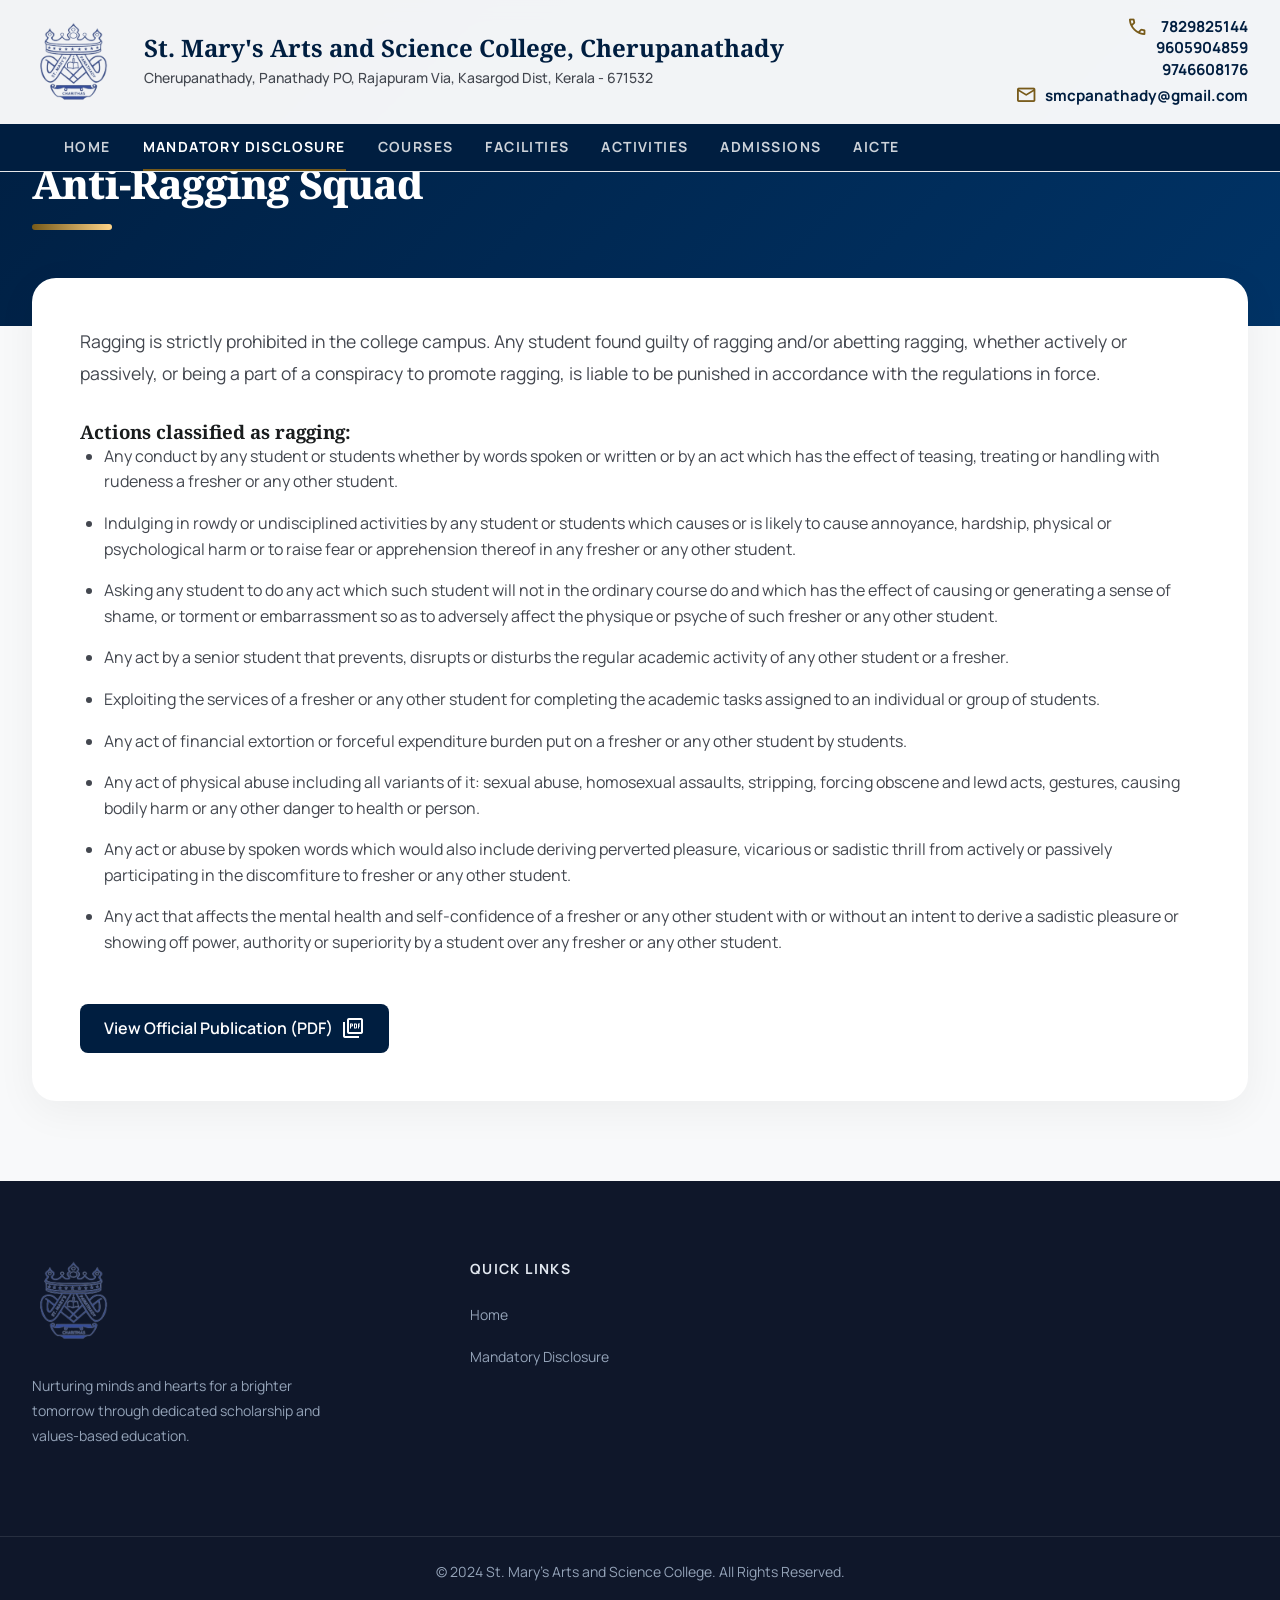
<file: anti-ragging.html>
<!DOCTYPE html>
<html lang="en">

<head>
    <meta charset="utf-8" />
    <meta name="viewport" content="width=device-width, initial-scale=1.0" />
    <title>Anti-Ragging Squad | St. Mary's College</title>

    <!-- Fonts -->
    <link rel="preconnect" href="https://fonts.googleapis.com">
    <link rel="preconnect" href="https://fonts.gstatic.com" crossorigin>
    <link
        href="https://fonts.googleapis.com/css2?family=Noto+Serif:wght@400;700&family=Manrope:wght@300;400;500;600;700;800&display=swap"
        rel="stylesheet" />
    <link href="https://fonts.googleapis.com/css2?family=Material+Symbols+Outlined:wght,FILL@100..700,0..1&display=swap"
        rel="stylesheet" />

    <!-- CSS -->
    <link rel="stylesheet" href="index.css?v=27">
    <style>
        .page-header-simple {
            background: linear-gradient(135deg, var(--color-primary) 0%, var(--color-primary-variant) 100%);
            padding: 10rem 0 4rem;
            color: white;
        }
        .content-box {
            background: white;
            padding: 3rem;
            border-radius: 24px;
            box-shadow: 0 10px 40px rgba(0,0,0,0.05);
            margin-top: -3rem;
            position: relative;
            z-index: 10;
        }
        .content-box p {
            font-size: 1.1rem;
            line-height: 1.8;
            color: var(--color-on-surface-variant);
            margin-bottom: 2rem;
        }
        .content-box ul {
            list-style: disc;
            margin-left: 1.5rem;
            margin-bottom: 2rem;
        }
        .content-box ul li {
            margin-bottom: 1rem;
            color: var(--color-on-surface-variant);
        }
        .link-button {
            display: inline-flex;
            align-items: center;
            gap: 0.5rem;
            background: var(--color-primary);
            color: white;
            padding: 0.75rem 1.5rem;
            border-radius: 8px;
            font-weight: 600;
            margin-top: 1rem;
        }
        .link-button:hover {
            background: var(--color-secondary);
        }
    </style>
</head>

<body>

    <!-- Header -->
    <header class="header">
        <div class="header-container">
            <div class="brand">
                <img src="assets/images/logo.png" alt="St. Mary's College Logo" class="brand-logo" />
                <div class="brand-text">
                    <h1>St. Mary's Arts and Science College, Cherupanathady</h1>
                    <p>Cherupanathady, Panathady PO, Rajapuram Via, Kasargod Dist, Kerala - 671532</p>
                </div>
            </div>
            <div class="contact-top hidden-mobile">
                <div class="contact-item">
                    <span class="material-symbols-outlined icon">call</span>
                    <div class="contact-info-list">
                        <a href="tel:+917829825144">7829825144</a>
                        <a href="tel:+919605904859">9605904859</a>
                        <a href="tel:+919746608176">9746608176</a>
                    </div>
                </div>
                <div class="contact-item">
                    <span class="material-symbols-outlined icon">mail</span>
                    <a href="mailto:smcpanathady@gmail.com">smcpanathady@gmail.com</a>
                </div>
            </div>
        </div>

        <nav class="navbar">
            <div class="container nav-container">
                <button class="mobile-toggle" id="mobileToggle" aria-label="Toggle navigation">
                    <span class="material-symbols-outlined">menu</span>
                </button>
                <div class="nav-links" id="navLinks">
                    <a href="index.html">Home</a>
                    <a href="mandatory-disclosure.html" class="active">Mandatory Disclosure</a>
                    <a href="index.html#courses">Courses</a>
                    <a href="index.html#facilities">Facilities</a>
                    <a href="index.html#activities">Activities</a>
                    <a href="index.html#contact">Admissions</a>
                    <a href="mandatory-disclosure.html">AICTE</a>
                </div>
            </div>
        </nav>
    </header>

    <main>
        <section class="page-header-simple">
            <div class="container">
                <h1 class="section-title" style="color: white; font-size: 2.5rem;">Anti-Ragging Squad</h1>
                <div class="title-accent" style="margin-left: 0;"></div>
            </div>
        </section>

        <section class="section-padding" style="padding-top: 0;">
            <div class="container">
                <div class="content-box">
                    <p>Ragging is strictly prohibited in the college campus. Any student found guilty of ragging and/or abetting ragging, whether actively or passively, or being a part of a conspiracy to promote ragging, is liable to be punished in accordance with the regulations in force.</p>
                    
                    <h3>Actions classified as ragging:</h3>
                    <ul>
                        <li>Any conduct by any student or students whether by words spoken or written or by an act which has the effect of teasing, treating or handling with rudeness a fresher or any other student.</li>
                        <li>Indulging in rowdy or undisciplined activities by any student or students which causes or is likely to cause annoyance, hardship, physical or psychological harm or to raise fear or apprehension thereof in any fresher or any other student.</li>
                        <li>Asking any student to do any act which such student will not in the ordinary course do and which has the effect of causing or generating a sense of shame, or torment or embarrassment so as to adversely affect the physique or psyche of such fresher or any other student.</li>
                        <li>Any act by a senior student that prevents, disrupts or disturbs the regular academic activity of any other student or a fresher.</li>
                        <li>Exploiting the services of a fresher or any other student for completing the academic tasks assigned to an individual or group of students.</li>
                        <li>Any act of financial extortion or forceful expenditure burden put on a fresher or any other student by students.</li>
                        <li>Any act of physical abuse including all variants of it: sexual abuse, homosexual assaults, stripping, forcing obscene and lewd acts, gestures, causing bodily harm or any other danger to health or person.</li>
                        <li>Any act or abuse by spoken words which would also include deriving perverted pleasure, vicarious or sadistic thrill from actively or passively participating in the discomfiture to fresher or any other student.</li>
                        <li>Any act that affects the mental health and self-confidence of a fresher or any other student with or without an intent to derive a sadistic pleasure or showing off power, authority or superiority by a student over any fresher or any other student.</li>
                    </ul>

                    <a href="downloads/AICTE-Mandatory-Disclosure.pdf" class="link-button" target="_blank">
                        View Official Publication (PDF)
                        <span class="material-symbols-outlined">picture_as_pdf</span>
                    </a>
                </div>
            </div>
        </section>
    </main>

    <!-- Footer -->
    <footer class="footer">
        <div class="footer-grid container">
            <div class="footer-brand">
                <img src="assets/images/logo.png" alt="Logo" class="footer-logo">
                <p>Nurturing minds and hearts for a brighter tomorrow through dedicated scholarship and values-based
                    education.</p>
            </div>
            <div class="footer-links">
                <h5>Quick Links</h5>
                <ul>
                    <li><a href="index.html">Home</a></li>
                    <li><a href="mandatory-disclosure.html">Mandatory Disclosure</a></li>
                </ul>
            </div>
        </div>
        <div class="footer-bottom">
            <p>&copy; 2024 St. Mary's Arts and Science College. All Rights Reserved.</p>
        </div>
    </footer>

    <script src="script.js"></script>
</body>

</html>
</file>
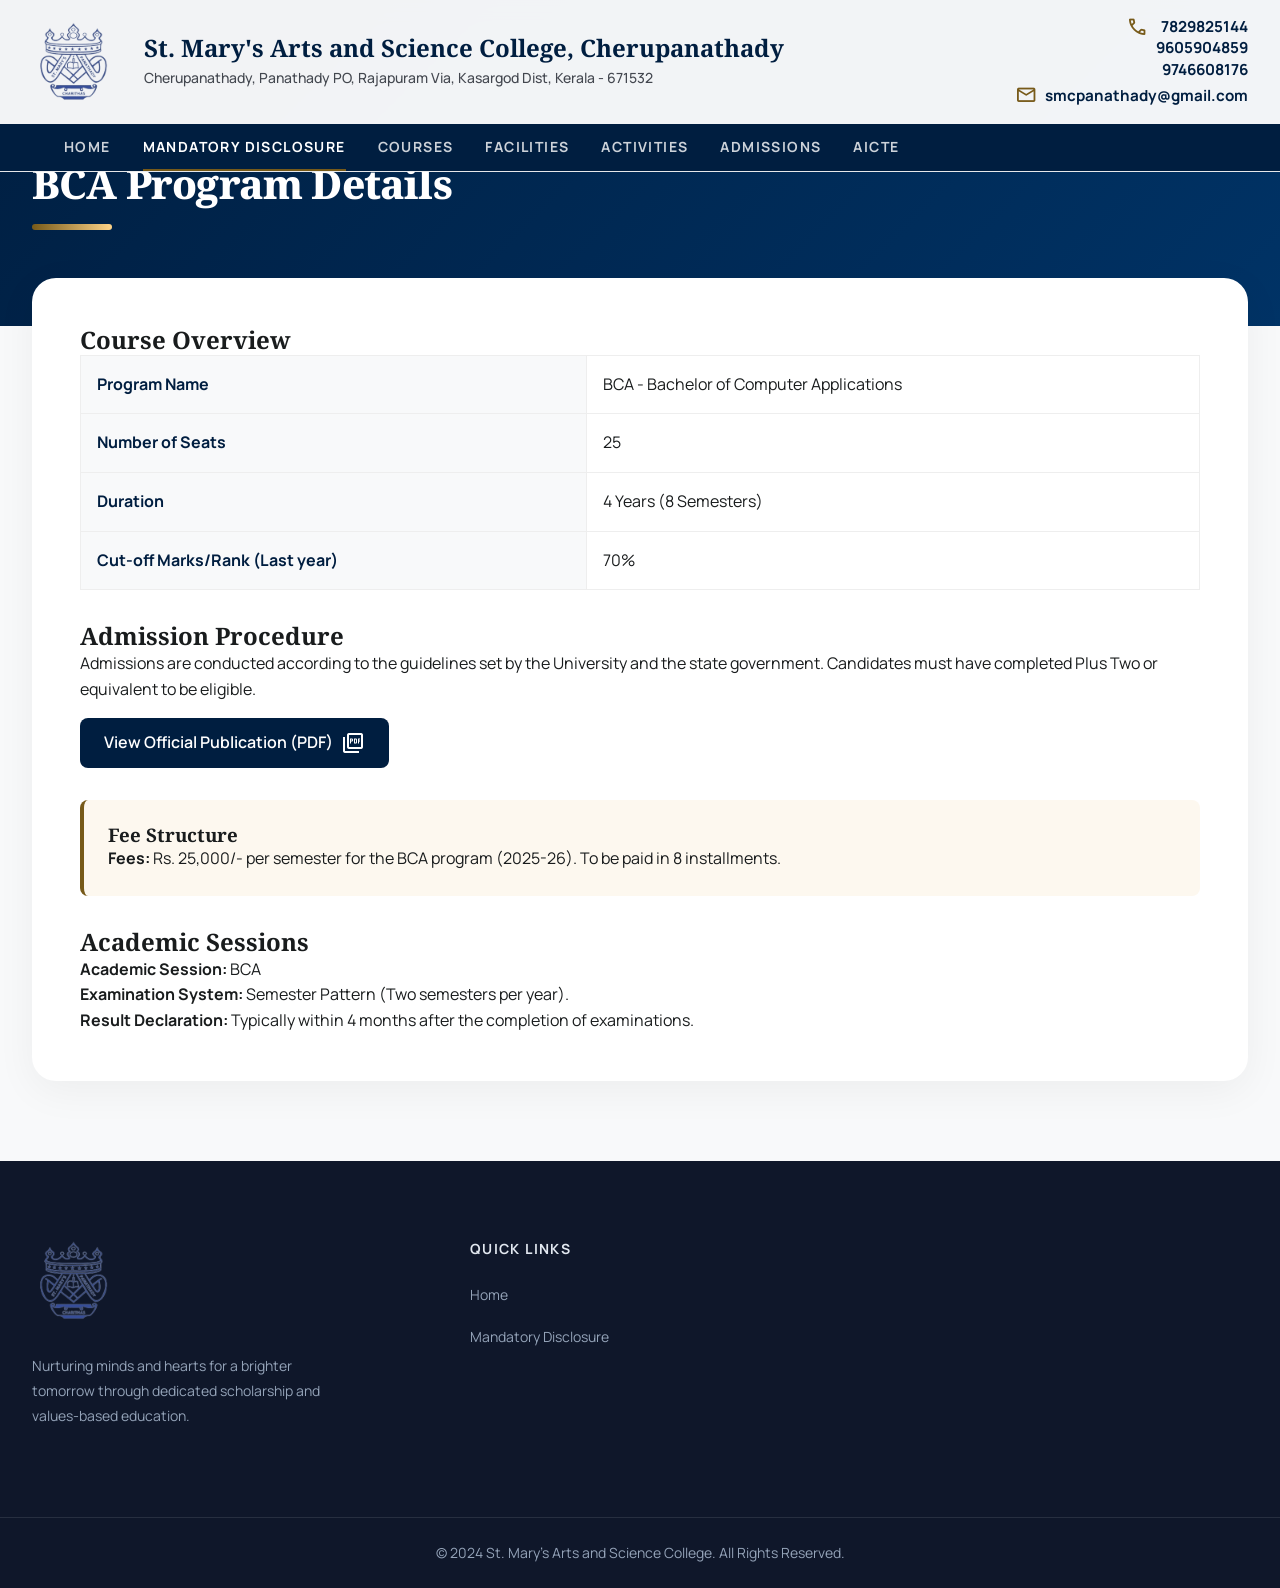
<file: bca-program.html>
<!DOCTYPE html>
<html lang="en">

<head>
    <meta charset="utf-8" />
    <meta name="viewport" content="width=device-width, initial-scale=1.0" />
    <title>BCA Program Details | St. Mary's College</title>

    <!-- Fonts -->
    <link rel="preconnect" href="https://fonts.googleapis.com">
    <link rel="preconnect" href="https://fonts.gstatic.com" crossorigin>
    <link
        href="https://fonts.googleapis.com/css2?family=Noto+Serif:wght@400;700&family=Manrope:wght@300;400;500;600;700;800&display=swap"
        rel="stylesheet" />
    <link href="https://fonts.googleapis.com/css2?family=Material+Symbols+Outlined:wght,FILL@100..700,0..1&display=swap"
        rel="stylesheet" />

    <!-- CSS -->
    <link rel="stylesheet" href="index.css?v=27">
    <style>
        .page-header-simple {
            background: linear-gradient(135deg, var(--color-primary) 0%, var(--color-primary-variant) 100%);
            padding: 10rem 0 4rem;
            color: white;
        }
        .content-box {
            background: white;
            padding: 3rem;
            border-radius: 24px;
            box-shadow: 0 10px 40px rgba(0,0,0,0.05);
            margin-top: -3rem;
            position: relative;
            z-index: 10;
        }
        .info-table {
            width: 100%;
            border-collapse: collapse;
            margin-bottom: 2rem;
        }
        .info-table th, .info-table td {
            border: 1px solid #eee;
            padding: 1rem;
            text-align: left;
        }
        .info-table th {
            background: #f8f9fa;
            color: var(--color-primary);
            font-weight: 700;
        }
        .link-button {
            display: inline-flex;
            align-items: center;
            gap: 0.5rem;
            background: var(--color-primary);
            color: white;
            padding: 0.75rem 1.5rem;
            border-radius: 8px;
            font-weight: 600;
            margin-top: 1rem;
        }
        .link-button:hover {
            background: var(--color-secondary);
        }
        .fees-box {
            background: #fdf8ef;
            border-left: 4px solid var(--color-secondary);
            padding: 1.5rem;
            margin-top: 2rem;
            border-radius: 8px;
        }
    </style>
</head>

<body>

    <!-- Header -->
    <header class="header">
        <div class="header-container">
            <div class="brand">
                <img src="assets/images/logo.png" alt="St. Mary's College Logo" class="brand-logo" />
                <div class="brand-text">
                    <h1>St. Mary's Arts and Science College, Cherupanathady</h1>
                    <p>Cherupanathady, Panathady PO, Rajapuram Via, Kasargod Dist, Kerala - 671532</p>
                </div>
            </div>
            <div class="contact-top hidden-mobile">
                <div class="contact-item">
                    <span class="material-symbols-outlined icon">call</span>
                    <div class="contact-info-list">
                        <a href="tel:+917829825144">7829825144</a>
                        <a href="tel:+919605904859">9605904859</a>
                        <a href="tel:+919746608176">9746608176</a>
                    </div>
                </div>
                <div class="contact-item">
                    <span class="material-symbols-outlined icon">mail</span>
                    <a href="mailto:smcpanathady@gmail.com">smcpanathady@gmail.com</a>
                </div>
            </div>
        </div>

        <nav class="navbar">
            <div class="container nav-container">
                <button class="mobile-toggle" id="mobileToggle" aria-label="Toggle navigation">
                    <span class="material-symbols-outlined">menu</span>
                </button>
                <div class="nav-links" id="navLinks">
                    <a href="index.html">Home</a>
                    <a href="mandatory-disclosure.html" class="active">Mandatory Disclosure</a>
                    <a href="index.html#courses">Courses</a>
                    <a href="index.html#facilities">Facilities</a>
                    <a href="index.html#activities">Activities</a>
                    <a href="index.html#contact">Admissions</a>
                    <a href="mandatory-disclosure.html">AICTE</a>
                </div>
            </div>
        </nav>
    </header>

    <main>
        <section class="page-header-simple">
            <div class="container">
                <h1 class="section-title" style="color: white; font-size: 2.5rem;">BCA Program Details</h1>
                <div class="title-accent" style="margin-left: 0;"></div>
            </div>
        </section>

        <section class="section-padding" style="padding-top: 0;">
            <div class="container">
                <div class="content-box">
                    <h2>Course Overview</h2>
                    <table class="info-table">
                        <tr>
                            <th>Program Name</th>
                            <td>BCA - Bachelor of Computer Applications</td>
                        </tr>
                        <tr>
                            <th>Number of Seats</th>
                            <td>25</td>
                        </tr>
                        <tr>
                            <th>Duration</th>
                            <td>4 Years (8 Semesters)</td>
                        </tr>
                        <tr>
                            <th>Cut-off Marks/Rank (Last year)</th>
                            <td>70%</td>
                        </tr>
                    </table>

                    <h2>Admission Procedure</h2>
                    <p>Admissions are conducted according to the guidelines set by the University and the state government. Candidates must have completed Plus Two or equivalent to be eligible.</p>
                    <a href="downloads/AICTE-Mandatory-Disclosure.pdf" class="link-button" target="_blank">
                        View Official Publication (PDF)
                        <span class="material-symbols-outlined">picture_as_pdf</span>
                    </a>

                    <div class="fees-box">
                        <h3>Fee Structure</h3>
                        <p><strong>Fees:</strong> Rs. 25,000/- per semester for the BCA program (2025-26). To be paid in 8 installments.</p>
                    </div>

                    <h2 style="margin-top: 2rem;">Academic Sessions</h2>
                    <ul>
                        <li><strong>Academic Session:</strong> BCA</li>
                        <li><strong>Examination System:</strong> Semester Pattern (Two semesters per year).</li>
                        <li><strong>Result Declaration:</strong> Typically within 4 months after the completion of examinations.</li>
                    </ul>
                </div>
            </div>
        </section>
    </main>

    <!-- Footer -->
    <footer class="footer">
        <div class="footer-grid container">
            <div class="footer-brand">
                <img src="assets/images/logo.png" alt="Logo" class="footer-logo">
                <p>Nurturing minds and hearts for a brighter tomorrow through dedicated scholarship and values-based
                    education.</p>
            </div>
            <div class="footer-links">
                <h5>Quick Links</h5>
                <ul>
                    <li><a href="index.html">Home</a></li>
                    <li><a href="mandatory-disclosure.html">Mandatory Disclosure</a></li>
                </ul>
            </div>
        </div>
        <div class="footer-bottom">
            <p>&copy; 2024 St. Mary's Arts and Science College. All Rights Reserved.</p>
        </div>
    </footer>

    <script src="script.js"></script>
</body>

</html>
</file>
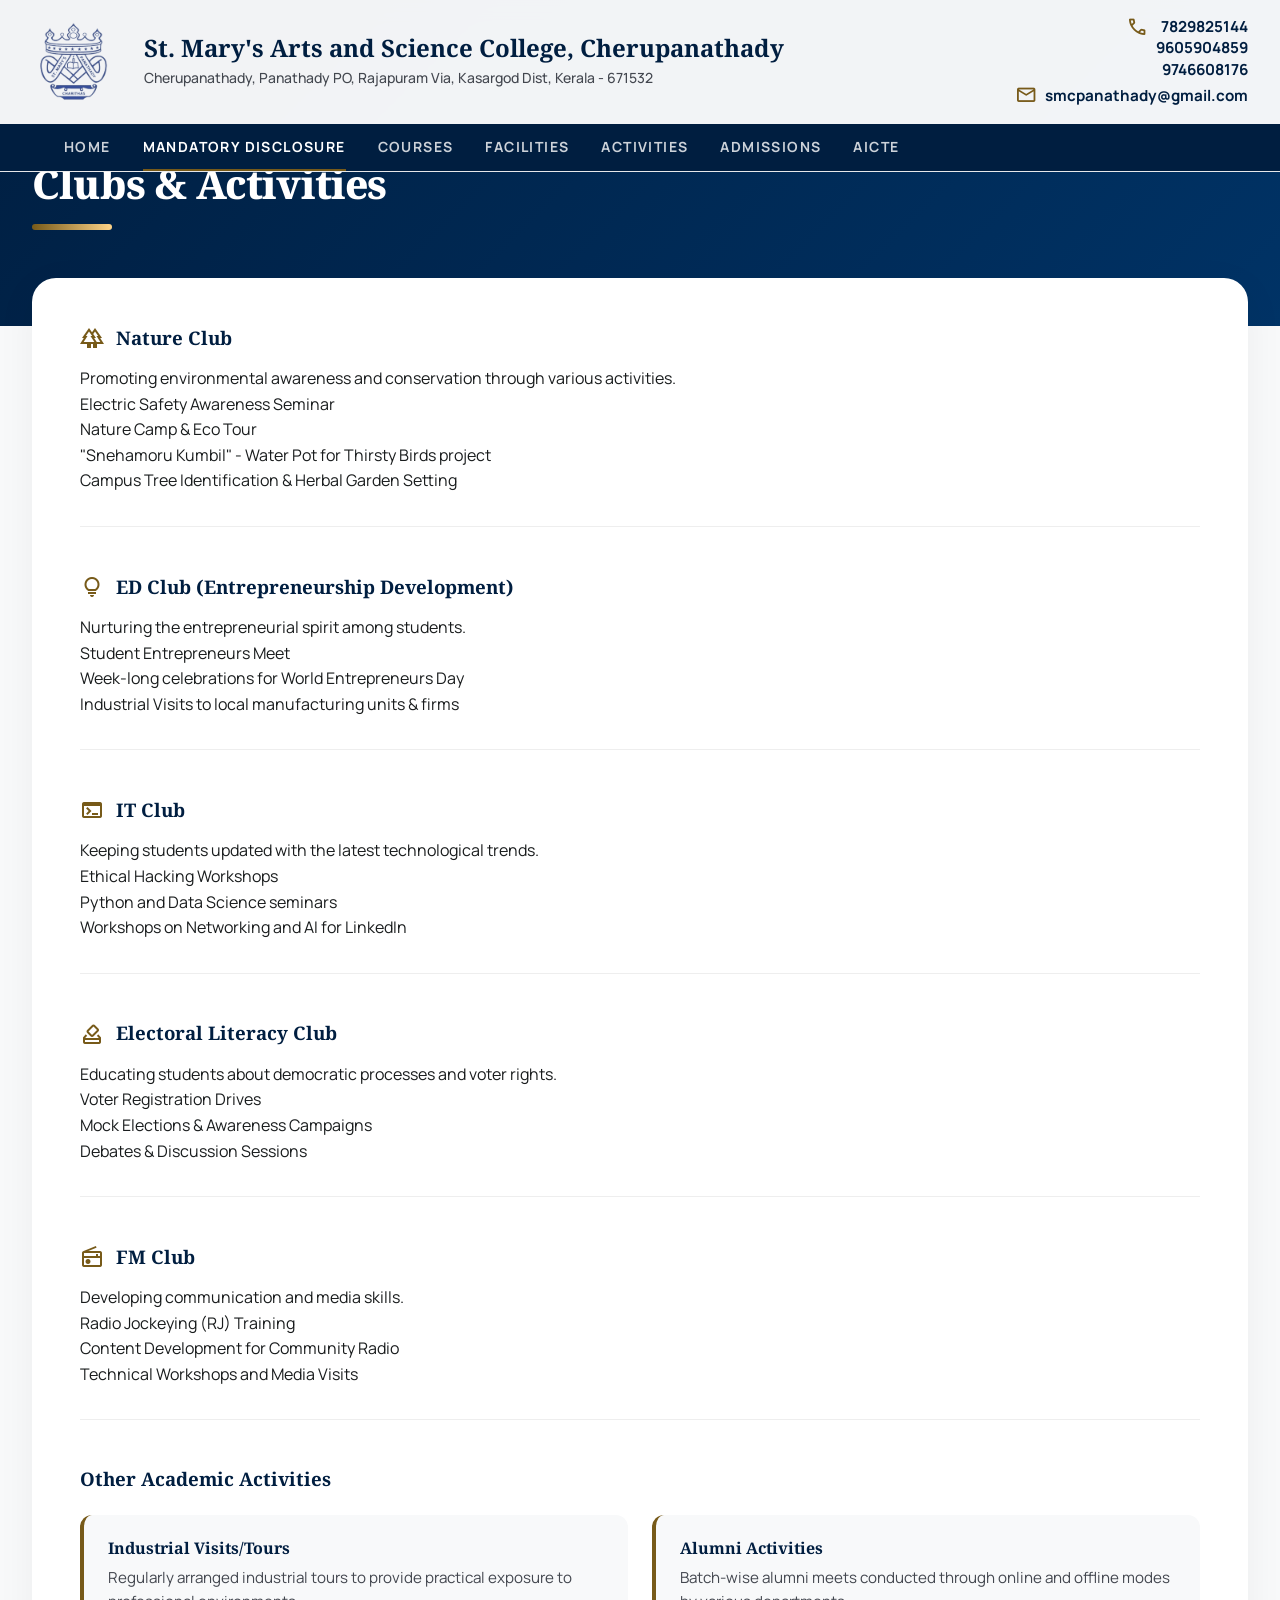
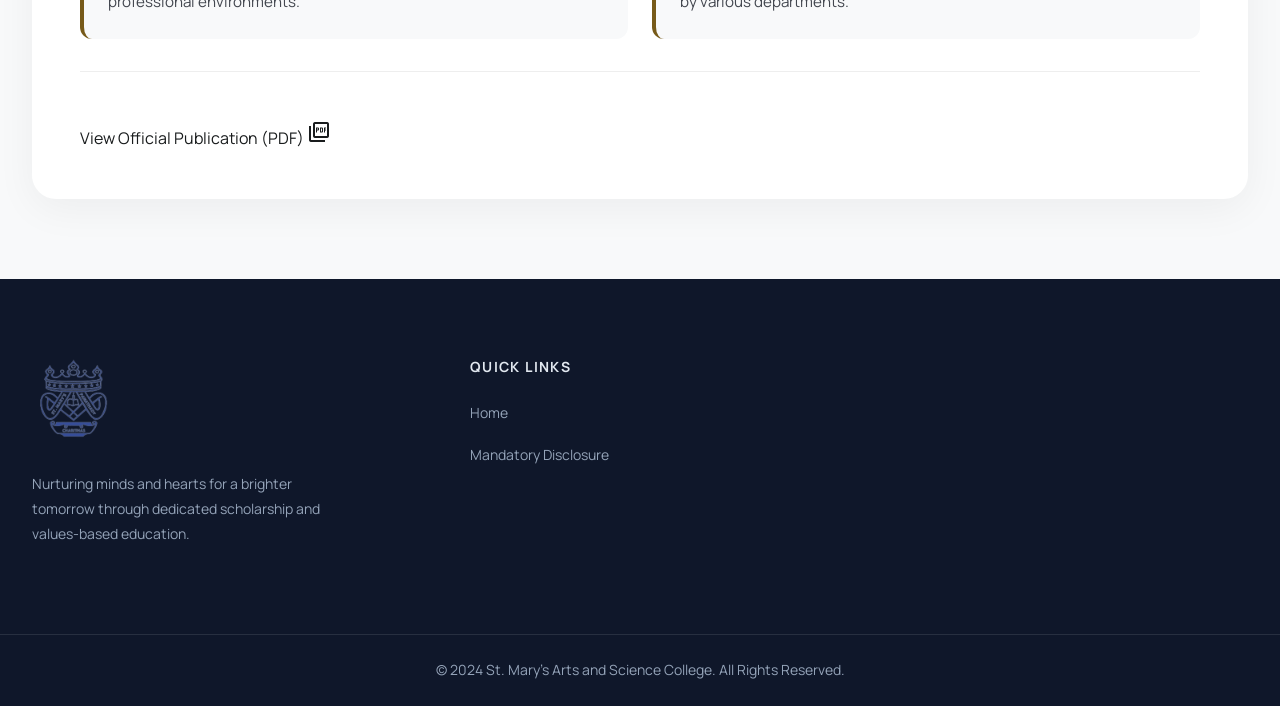
<file: clubs-activities.html>
<!DOCTYPE html>
<html lang="en">

<head>
    <meta charset="utf-8" />
    <meta name="viewport" content="width=device-width, initial-scale=1.0" />
    <title>Clubs & Activities | St. Mary's College</title>

    <!-- Fonts -->
    <link rel="preconnect" href="https://fonts.googleapis.com">
    <link rel="preconnect" href="https://fonts.gstatic.com" crossorigin>
    <link
        href="https://fonts.googleapis.com/css2?family=Noto+Serif:wght@400;700&family=Manrope:wght@300;400;500;600;700;800&display=swap"
        rel="stylesheet" />
    <link href="https://fonts.googleapis.com/css2?family=Material+Symbols+Outlined:wght,FILL@100..700,0..1&display=swap"
        rel="stylesheet" />

    <!-- CSS -->
    <link rel="stylesheet" href="index.css?v=27">
    <style>
        .page-header-simple {
            background: linear-gradient(135deg, var(--color-primary) 0%, var(--color-primary-variant) 100%);
            padding: 10rem 0 4rem;
            color: white;
        }
        .content-box {
            background: white;
            padding: 3rem;
            border-radius: 24px;
            box-shadow: 0 10px 40px rgba(0,0,0,0.05);
            margin-top: -3rem;
            position: relative;
            z-index: 10;
        }
        .club-section {
            margin-bottom: 3rem;
            padding-bottom: 2rem;
            border-bottom: 1px solid #eee;
        }
        .club-section:last-child {
            border-bottom: none;
        }
        .club-section h3 {
            color: var(--color-primary);
            margin-bottom: 1rem;
            display: flex;
            align-items: center;
            gap: 0.75rem;
        }
        .club-section h3 .icon {
            color: var(--color-secondary);
        }
        .activity-list {
            display: grid;
            grid-template-columns: repeat(auto-fit, minmax(280px, 1fr));
            gap: 1.5rem;
            margin-top: 1.5rem;
        }
        .activity-item {
            background: #f8f9fa;
            padding: 1.5rem;
            border-radius: 12px;
            border-left: 4px solid var(--color-secondary);
        }
        .activity-item h4 {
            color: var(--color-primary);
            margin-bottom: 0.5rem;
        }
        .activity-item p {
            font-size: 0.95rem;
            color: var(--color-on-surface-variant);
        }
    </style>
</head>

<body>

    <!-- Header -->
    <header class="header">
        <div class="header-container">
            <div class="brand">
                <img src="assets/images/logo.png" alt="St. Mary's College Logo" class="brand-logo" />
                <div class="brand-text">
                    <h1>St. Mary's Arts and Science College, Cherupanathady</h1>
                    <p>Cherupanathady, Panathady PO, Rajapuram Via, Kasargod Dist, Kerala - 671532</p>
                </div>
            </div>
            <div class="contact-top hidden-mobile">
                <div class="contact-item">
                    <span class="material-symbols-outlined icon">call</span>
                    <div class="contact-info-list">
                        <a href="tel:+917829825144">7829825144</a>
                        <a href="tel:+919605904859">9605904859</a>
                        <a href="tel:+919746608176">9746608176</a>
                    </div>
                </div>
                <div class="contact-item">
                    <span class="material-symbols-outlined icon">mail</span>
                    <a href="mailto:smcpanathady@gmail.com">smcpanathady@gmail.com</a>
                </div>
            </div>
        </div>

        <nav class="navbar">
            <div class="container nav-container">
                <button class="mobile-toggle" id="mobileToggle" aria-label="Toggle navigation">
                    <span class="material-symbols-outlined">menu</span>
                </button>
                <div class="nav-links" id="navLinks">
                    <a href="index.html">Home</a>
                    <a href="mandatory-disclosure.html" class="active">Mandatory Disclosure</a>
                    <a href="index.html#courses">Courses</a>
                    <a href="index.html#facilities">Facilities</a>
                    <a href="index.html#activities">Activities</a>
                    <a href="index.html#contact">Admissions</a>
                    <a href="mandatory-disclosure.html">AICTE</a>
                </div>
            </div>
        </nav>
    </header>

    <main>
        <section class="page-header-simple">
            <div class="container">
                <h1 class="section-title" style="color: white; font-size: 2.5rem;">Clubs & Activities</h1>
                <div class="title-accent" style="margin-left: 0;"></div>
            </div>
        </section>

        <section class="section-padding" style="padding-top: 0;">
            <div class="container">
                <div class="content-box">
                    
                    <div class="club-section">
                        <h3><span class="material-symbols-outlined icon">forest</span> Nature Club</h3>
                        <p>Promoting environmental awareness and conservation through various activities.</p>
                        <ul>
                            <li>Electric Safety Awareness Seminar</li>
                            <li>Nature Camp & Eco Tour</li>
                            <li>"Snehamoru Kumbil" - Water Pot for Thirsty Birds project</li>
                            <li>Campus Tree Identification & Herbal Garden Setting</li>
                        </ul>
                    </div>

                    <div class="club-section">
                        <h3><span class="material-symbols-outlined icon">lightbulb</span> ED Club (Entrepreneurship Development)</h3>
                        <p>Nurturing the entrepreneurial spirit among students.</p>
                        <ul>
                            <li>Student Entrepreneurs Meet</li>
                            <li>Week-long celebrations for World Entrepreneurs Day</li>
                            <li>Industrial Visits to local manufacturing units & firms</li>
                        </ul>
                    </div>

                    <div class="club-section">
                        <h3><span class="material-symbols-outlined icon">terminal</span> IT Club</h3>
                        <p>Keeping students updated with the latest technological trends.</p>
                        <ul>
                            <li>Ethical Hacking Workshops</li>
                            <li>Python and Data Science seminars</li>
                            <li>Workshops on Networking and AI for LinkedIn</li>
                        </ul>
                    </div>

                    <div class="club-section">
                        <h3><span class="material-symbols-outlined icon">how_to_vote</span> Electoral Literacy Club</h3>
                        <p>Educating students about democratic processes and voter rights.</p>
                        <ul>
                            <li>Voter Registration Drives</li>
                            <li>Mock Elections & Awareness Campaigns</li>
                            <li>Debates & Discussion Sessions</li>
                        </ul>
                    </div>

                    <div class="club-section">
                        <h3><span class="material-symbols-outlined icon">radio</span> FM Club</h3>
                        <p>Developing communication and media skills.</p>
                        <ul>
                            <li>Radio Jockeying (RJ) Training</li>
                            <li>Content Development for Community Radio</li>
                            <li>Technical Workshops and Media Visits</li>
                        </ul>
                    </div>

                    <div class="club-section">
                        <h3>Other Academic Activities</h3>
                        <div class="activity-list">
                            <div class="activity-item">
                                <h4>Industrial Visits/Tours</h4>
                                <p>Regularly arranged industrial tours to provide practical exposure to professional environments.</p>
                            </div>
                            <div class="activity-item">
                                <h4>Alumni Activities</h4>
                                <p>Batch-wise alumni meets conducted through online and offline modes by various departments.</p>
                            </div>
                        </div>
                    </div>

                

                    <a href="downloads/AICTE-Mandatory-Disclosure.pdf" class="link-button" target="_blank">
                        View Official Publication (PDF)
                        <span class="material-symbols-outlined">picture_as_pdf</span>
                    </a>

                </div>
            </div>
        </section>
    </main>

    <!-- Footer -->
    <footer class="footer">
        <div class="footer-grid container">
            <div class="footer-brand">
                <img src="assets/images/logo.png" alt="Logo" class="footer-logo">
                <p>Nurturing minds and hearts for a brighter tomorrow through dedicated scholarship and values-based
                    education.</p>
            </div>
            <div class="footer-links">
                <h5>Quick Links</h5>
                <ul>
                    <li><a href="index.html">Home</a></li>
                    <li><a href="mandatory-disclosure.html">Mandatory Disclosure</a></li>
                </ul>
            </div>
        </div>
        <div class="footer-bottom">
            <p>&copy; 2024 St. Mary's Arts and Science College. All Rights Reserved.</p>
        </div>
    </footer>

    <script src="script.js"></script>
</body>

</html>
</file>
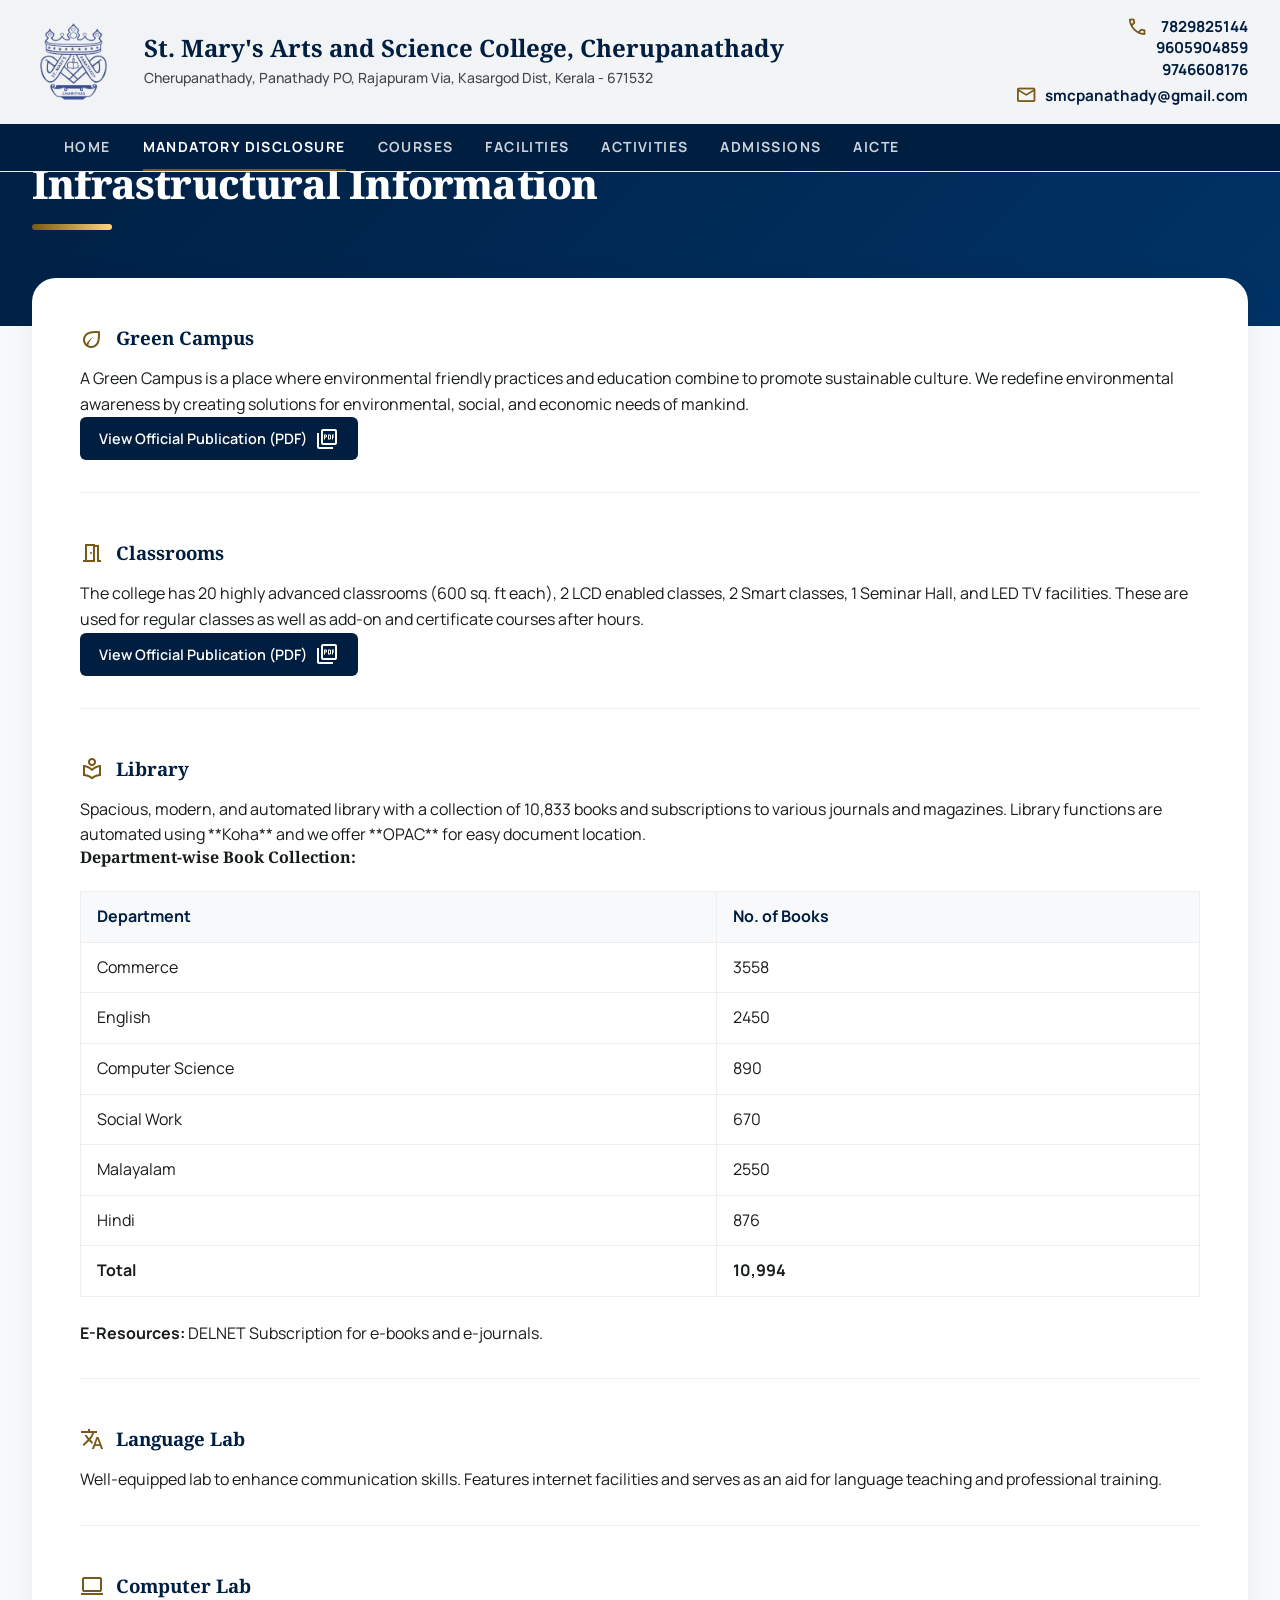
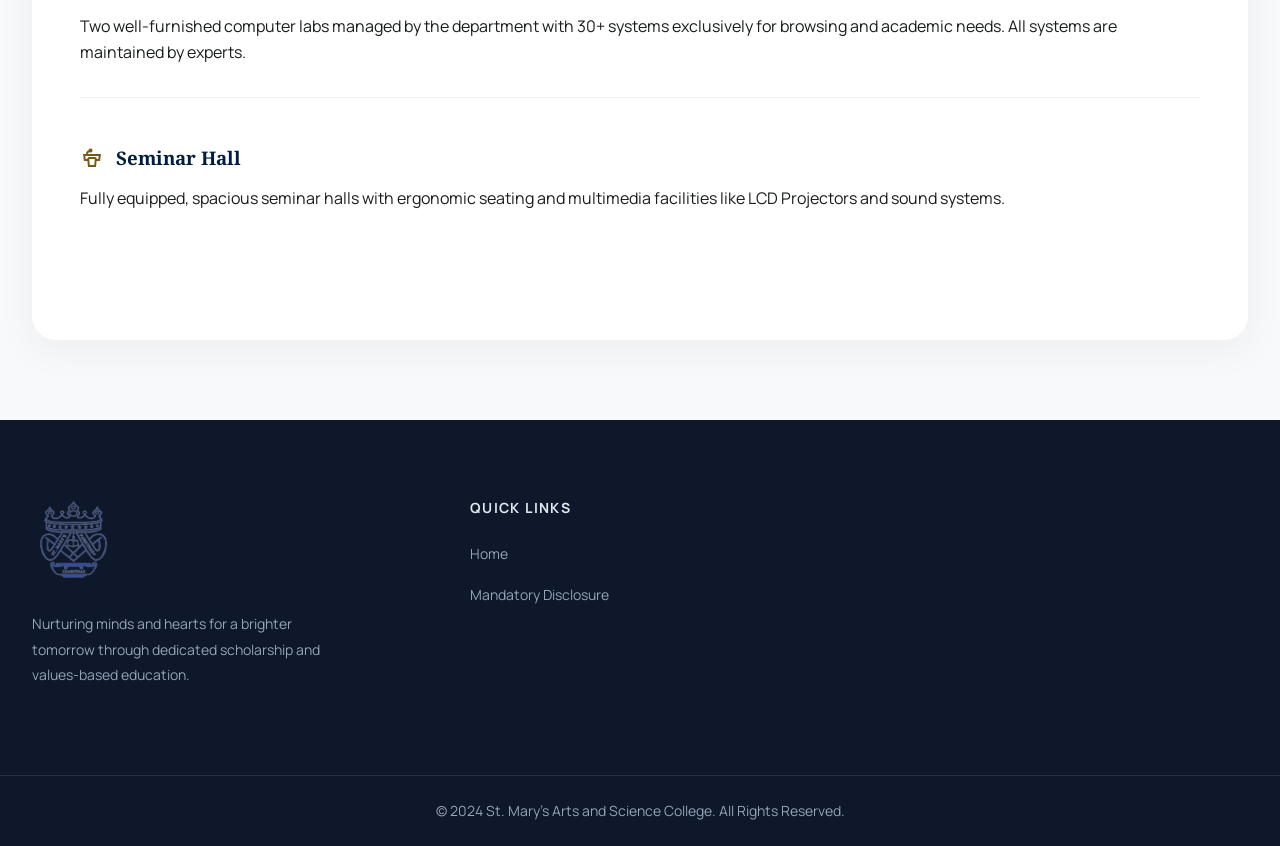
<file: infrastructure.html>
<!DOCTYPE html>
<html lang="en">

<head>
    <meta charset="utf-8" />
    <meta name="viewport" content="width=device-width, initial-scale=1.0" />
    <title>Infrastructural Information | St. Mary's College</title>

    <!-- Fonts -->
    <link rel="preconnect" href="https://fonts.googleapis.com">
    <link rel="preconnect" href="https://fonts.gstatic.com" crossorigin>
    <link
        href="https://fonts.googleapis.com/css2?family=Noto+Serif:wght@400;700&family=Manrope:wght@300;400;500;600;700;800&display=swap"
        rel="stylesheet" />
    <link href="https://fonts.googleapis.com/css2?family=Material+Symbols+Outlined:wght,FILL@100..700,0..1&display=swap"
        rel="stylesheet" />

    <!-- CSS -->
    <link rel="stylesheet" href="index.css?v=27">
    <style>
        .page-header-simple {
            background: linear-gradient(135deg, var(--color-primary) 0%, var(--color-primary-variant) 100%);
            padding: 10rem 0 4rem;
            color: white;
        }
        .content-box {
            background: white;
            padding: 3rem;
            border-radius: 24px;
            box-shadow: 0 10px 40px rgba(0,0,0,0.05);
            margin-top: -3rem;
            position: relative;
            z-index: 10;
        }
        .infra-section {
            margin-bottom: 3rem;
            padding-bottom: 2rem;
            border-bottom: 1px solid #eee;
        }
        .infra-section:last-child {
            border-bottom: none;
        }
        .infra-section h3 {
            color: var(--color-primary);
            margin-bottom: 1rem;
            display: flex;
            align-items: center;
            gap: 0.75rem;
        }
        .infra-section h3 .icon {
            color: var(--color-secondary);
        }
        .info-table {
            width: 100%;
            border-collapse: collapse;
            margin: 1.5rem 0;
        }
        .info-table th, .info-table td {
            border: 1px solid #eee;
            padding: 0.75rem 1rem;
            text-align: left;
        }
        .info-table th {
            background: #f8f9fa;
            color: var(--color-primary);
        }
        .link-button {
            display: inline-flex;
            align-items: center;
            gap: 0.5rem;
            background: var(--color-primary);
            color: white;
            padding: 0.6rem 1.2rem;
            border-radius: 6px;
            font-size: 0.9rem;
            font-weight: 600;
        }
    </style>
</head>

<body>

    <!-- Header -->
    <header class="header">
        <div class="header-container">
            <div class="brand">
                <img src="assets/images/logo.png" alt="St. Mary's College Logo" class="brand-logo" />
                <div class="brand-text">
                    <h1>St. Mary's Arts and Science College, Cherupanathady</h1>
                    <p>Cherupanathady, Panathady PO, Rajapuram Via, Kasargod Dist, Kerala - 671532</p>
                </div>
            </div>
            <div class="contact-top hidden-mobile">
                <div class="contact-item">
                    <span class="material-symbols-outlined icon">call</span>
                    <div class="contact-info-list">
                        <a href="tel:+917829825144">7829825144</a>
                        <a href="tel:+919605904859">9605904859</a>
                        <a href="tel:+919746608176">9746608176</a>
                    </div>
                </div>
                <div class="contact-item">
                    <span class="material-symbols-outlined icon">mail</span>
                    <a href="mailto:smcpanathady@gmail.com">smcpanathady@gmail.com</a>
                </div>
            </div>
        </div>

        <nav class="navbar">
            <div class="container nav-container">
                <button class="mobile-toggle" id="mobileToggle" aria-label="Toggle navigation">
                    <span class="material-symbols-outlined">menu</span>
                </button>
                <div class="nav-links" id="navLinks">
                    <a href="index.html">Home</a>
                    <a href="mandatory-disclosure.html" class="active">Mandatory Disclosure</a>
                    <a href="index.html#courses">Courses</a>
                    <a href="index.html#facilities">Facilities</a>
                    <a href="index.html#activities">Activities</a>
                    <a href="index.html#contact">Admissions</a>
                    <a href="mandatory-disclosure.html">AICTE</a>
                </div>
            </div>
        </nav>
    </header>

    <main>
        <section class="page-header-simple">
            <div class="container">
                <h1 class="section-title" style="color: white; font-size: 2.5rem;">Infrastructural Information</h1>
                <div class="title-accent" style="margin-left: 0;"></div>
            </div>
        </section>

        <section class="section-padding" style="padding-top: 0;">
            <div class="container">
                <div class="content-box">
                    
                    <div class="infra-section">
                        <h3><span class="material-symbols-outlined icon">eco</span> Green Campus</h3>
                        <p>A Green Campus is a place where environmental friendly practices and education combine to promote sustainable culture. We redefine environmental awareness by creating solutions for environmental, social, and economic needs of mankind.</p>
                        <a href="downloads/AICTE-Mandatory-Disclosure.pdf" class="link-button" target="_blank">
                        View Official Publication (PDF)
                        <span class="material-symbols-outlined">picture_as_pdf</span>
                    </a>
                    </div>

                    <div class="infra-section">
                        <h3><span class="material-symbols-outlined icon">meeting_room</span> Classrooms</h3>
                        <p>The college has 20 highly advanced classrooms (600 sq. ft each), 2 LCD enabled classes, 2 Smart classes, 1 Seminar Hall, and LED TV facilities. These are used for regular classes as well as add-on and certificate courses after hours.</p>
                        <a href="downloads/AICTE-Mandatory-Disclosure.pdf" class="link-button" target="_blank">
                        View Official Publication (PDF)
                        <span class="material-symbols-outlined">picture_as_pdf</span>
                    </a>
                    </div>

                    <div class="infra-section">
                        <h3><span class="material-symbols-outlined icon">local_library</span> Library</h3>
                        <p>Spacious, modern, and automated library with a collection of 10,833 books and subscriptions to various journals and magazines. Library functions are automated using **Koha** and we offer **OPAC** for easy document location.</p>
                        
                        <h4>Department-wise Book Collection:</h4>
                        <table class="info-table">
                            <thead>
                                <tr><th>Department</th><th>No. of Books</th></tr>
                            </thead>
                            <tbody>
                                <tr><td>Commerce</td><td>3558</td></tr>
                                <tr><td>English</td><td>2450</td></tr>
                                <tr><td>Computer Science</td><td>890</td></tr>
                                <tr><td>Social Work</td><td>670</td></tr>
                                <tr><td>Malayalam</td><td>2550</td></tr>
                                <tr><td>Hindi</td><td>876</td></tr>
                                <tr><td><strong>Total</strong></td><td><strong>10,994</strong></td></tr>
                            </tbody>
                        </table>
                        <p><strong>E-Resources:</strong> DELNET Subscription for e-books and e-journals.</p>
                    </div>

                    <div class="infra-section">
                        <h3><span class="material-symbols-outlined icon">translate</span> Language Lab</h3>
                        <p>Well-equipped lab to enhance communication skills. Features internet facilities and serves as an aid for language teaching and professional training.</p>
                    </div>

                    <div class="infra-section">
                        <h3><span class="material-symbols-outlined icon">computer</span> Computer Lab</h3>
                        <p>Two well-furnished computer labs managed by the department with 30+ systems exclusively for browsing and academic needs. All systems are maintained by experts.</p>
                    </div>

                    <div class="infra-section">
                        <h3><span class="material-symbols-outlined icon">podium</span> Seminar Hall</h3>
                        <p>Fully equipped, spacious seminar halls with ergonomic seating and multimedia facilities like LCD Projectors and sound systems.</p>
                    </div>

                </div>
            </div>
        </section>
    </main>

    <!-- Footer -->
    <footer class="footer">
        <div class="footer-grid container">
            <div class="footer-brand">
                <img src="assets/images/logo.png" alt="Logo" class="footer-logo">
                <p>Nurturing minds and hearts for a brighter tomorrow through dedicated scholarship and values-based
                    education.</p>
            </div>
            <div class="footer-links">
                <h5>Quick Links</h5>
                <ul>
                    <li><a href="index.html">Home</a></li>
                    <li><a href="mandatory-disclosure.html">Mandatory Disclosure</a></li>
                </ul>
            </div>
        </div>
        <div class="footer-bottom">
            <p>&copy; 2024 St. Mary's Arts and Science College. All Rights Reserved.</p>
        </div>
    </footer>

    <script src="script.js"></script>
</body>

</html>
</file>
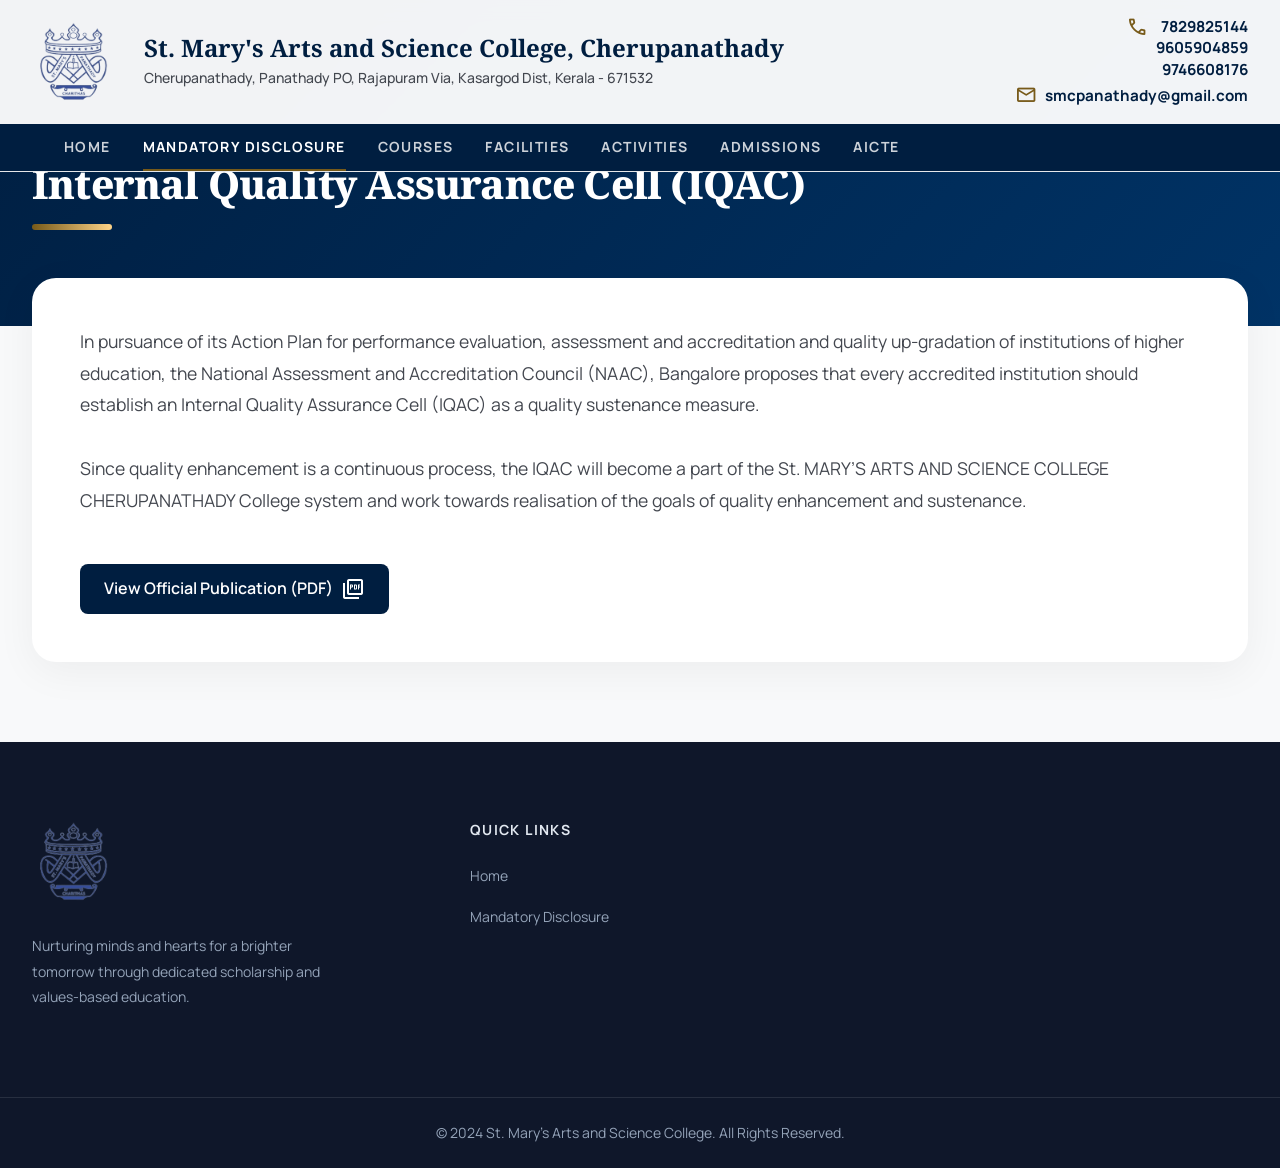
<file: iqac.html>
<!DOCTYPE html>
<html lang="en">

<head>
    <meta charset="utf-8" />
    <meta name="viewport" content="width=device-width, initial-scale=1.0" />
    <title>Internal Quality Assurance Cell (IQAC) | St. Mary's College</title>

    <!-- Fonts -->
    <link rel="preconnect" href="https://fonts.googleapis.com">
    <link rel="preconnect" href="https://fonts.gstatic.com" crossorigin>
    <link
        href="https://fonts.googleapis.com/css2?family=Noto+Serif:wght@400;700&family=Manrope:wght@300;400;500;600;700;800&display=swap"
        rel="stylesheet" />
    <link href="https://fonts.googleapis.com/css2?family=Material+Symbols+Outlined:wght,FILL@100..700,0..1&display=swap"
        rel="stylesheet" />

    <!-- CSS -->
    <link rel="stylesheet" href="index.css?v=27">
    <style>
        .page-header-simple {
            background: linear-gradient(135deg, var(--color-primary) 0%, var(--color-primary-variant) 100%);
            padding: 10rem 0 4rem;
            color: white;
        }
        .content-box {
            background: white;
            padding: 3rem;
            border-radius: 24px;
            box-shadow: 0 10px 40px rgba(0,0,0,0.05);
            margin-top: -3rem;
            position: relative;
            z-index: 10;
        }
        .content-box p {
            font-size: 1.1rem;
            line-height: 1.8;
            color: var(--color-on-surface-variant);
            margin-bottom: 2rem;
        }
        .link-button {
            display: inline-flex;
            align-items: center;
            gap: 0.5rem;
            background: var(--color-primary);
            color: white;
            padding: 0.75rem 1.5rem;
            border-radius: 8px;
            font-weight: 600;
            margin-top: 1rem;
        }
        .link-button:hover {
            background: var(--color-secondary);
        }
    </style>
</head>

<body>

    <!-- Header -->
    <header class="header">
        <div class="header-container">
            <div class="brand">
                <img src="assets/images/logo.png" alt="St. Mary's College Logo" class="brand-logo" />
                <div class="brand-text">
                    <h1>St. Mary's Arts and Science College, Cherupanathady</h1>
                    <p>Cherupanathady, Panathady PO, Rajapuram Via, Kasargod Dist, Kerala - 671532</p>
                </div>
            </div>
            <div class="contact-top hidden-mobile">
                <div class="contact-item">
                    <span class="material-symbols-outlined icon">call</span>
                    <div class="contact-info-list">
                        <a href="tel:+917829825144">7829825144</a>
                        <a href="tel:+919605904859">9605904859</a>
                        <a href="tel:+919746608176">9746608176</a>
                    </div>
                </div>
                <div class="contact-item">
                    <span class="material-symbols-outlined icon">mail</span>
                    <a href="mailto:smcpanathady@gmail.com">smcpanathady@gmail.com</a>
                </div>
            </div>
        </div>

        <nav class="navbar">
            <div class="container nav-container">
                <button class="mobile-toggle" id="mobileToggle" aria-label="Toggle navigation">
                    <span class="material-symbols-outlined">menu</span>
                </button>
                <div class="nav-links" id="navLinks">
                    <a href="index.html">Home</a>
                    <a href="mandatory-disclosure.html" class="active">Mandatory Disclosure</a>
                    <a href="index.html#courses">Courses</a>
                    <a href="index.html#facilities">Facilities</a>
                    <a href="index.html#activities">Activities</a>
                    <a href="index.html#contact">Admissions</a>
                    <a href="mandatory-disclosure.html">AICTE</a>
                </div>
            </div>
        </nav>
    </header>

    <main>
        <section class="page-header-simple">
            <div class="container">
                <h1 class="section-title" style="color: white; font-size: 2.5rem;">Internal Quality Assurance Cell (IQAC)</h1>
                <div class="title-accent" style="margin-left: 0;"></div>
            </div>
        </section>

        <section class="section-padding" style="padding-top: 0;">
            <div class="container">
                <div class="content-box">
                    <p>In pursuance of its Action Plan for performance evaluation, assessment and accreditation and quality up-gradation of institutions of higher education, the National Assessment and Accreditation Council (NAAC), Bangalore proposes that every accredited institution should establish an Internal Quality Assurance Cell (IQAC) as a quality sustenance measure.</p>
                    
                    <p>Since quality enhancement is a continuous process, the IQAC will become a part of the St. MARY’S ARTS AND SCIENCE COLLEGE CHERUPANATHADY College system and work towards realisation of the goals of quality enhancement and sustenance.</p>

                    <a href="downloads/AICTE-Mandatory-Disclosure.pdf" class="link-button" target="_blank">
                        View Official Publication (PDF)
                        <span class="material-symbols-outlined">picture_as_pdf</span>
                    </a>
                </div>
            </div>
        </section>
    </main>

    <!-- Footer -->
    <footer class="footer">
        <div class="footer-grid container">
            <div class="footer-brand">
                <img src="assets/images/logo.png" alt="Logo" class="footer-logo">
                <p>Nurturing minds and hearts for a brighter tomorrow through dedicated scholarship and values-based
                    education.</p>
            </div>
            <div class="footer-links">
                <h5>Quick Links</h5>
                <ul>
                    <li><a href="index.html">Home</a></li>
                    <li><a href="mandatory-disclosure.html">Mandatory Disclosure</a></li>
                </ul>
            </div>
        </div>
        <div class="footer-bottom">
            <p>&copy; 2024 St. Mary's Arts and Science College. All Rights Reserved.</p>
        </div>
    </footer>

    <script src="script.js"></script>
</body>

</html>
</file>
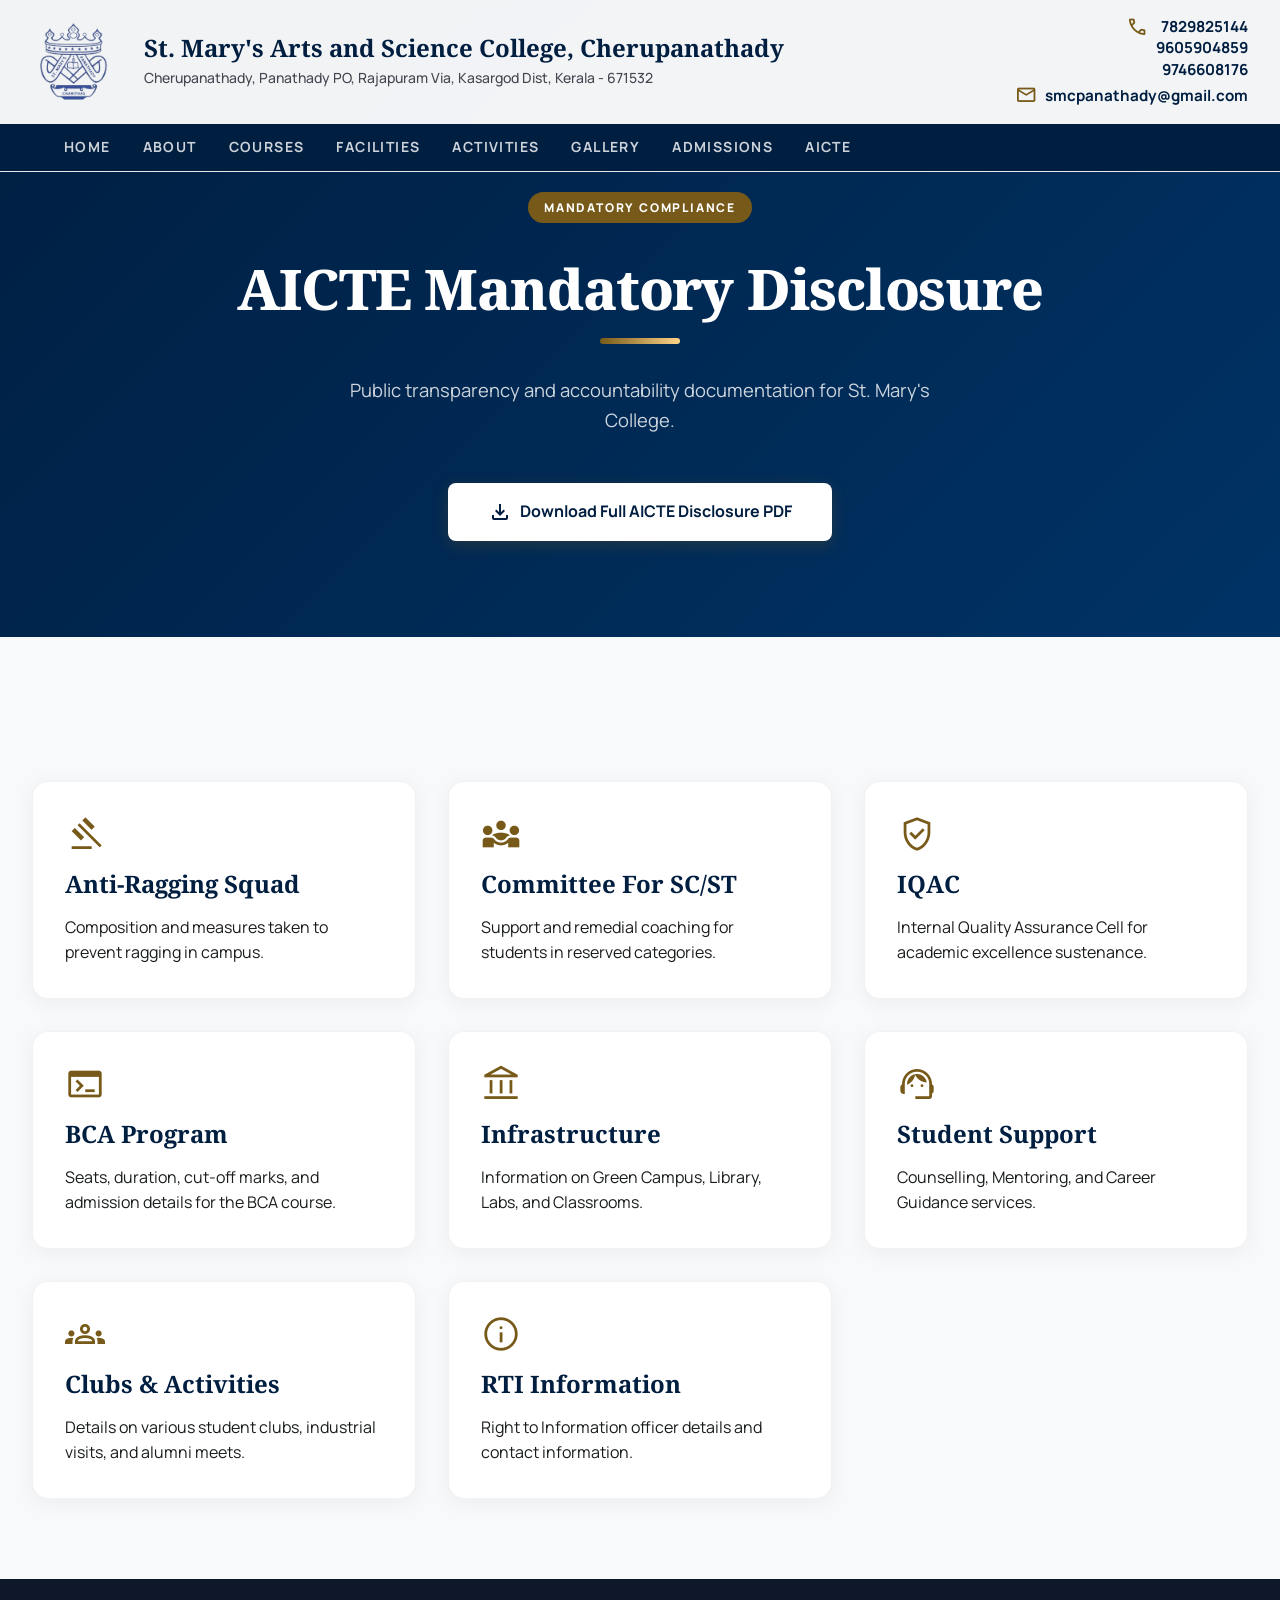
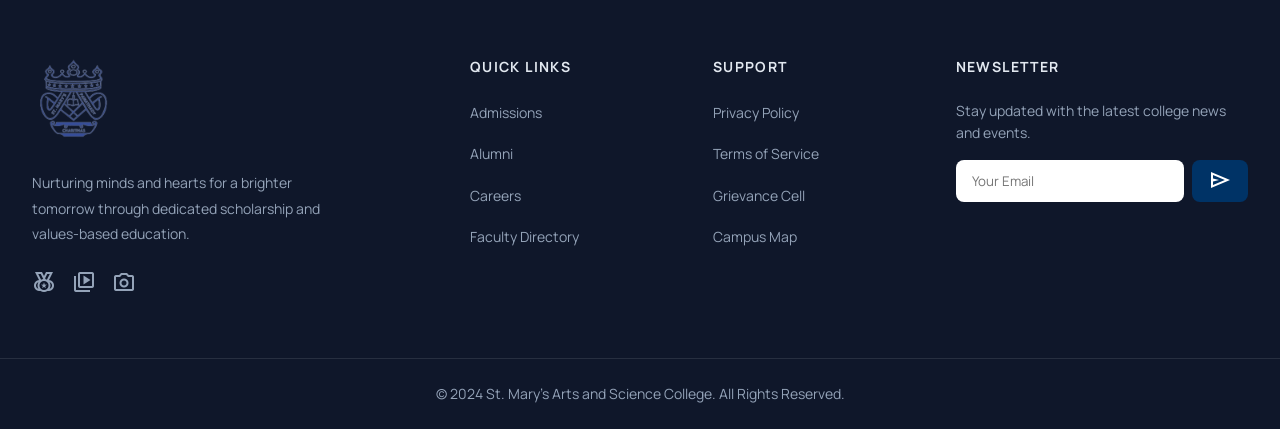
<file: mandatory-disclosure.html>
<!DOCTYPE html>
<html lang="en">

<head>
    <meta charset="utf-8" />
    <meta name="viewport" content="width=device-width, initial-scale=1.0" />
    <title>Mandatory Disclosure | St. Mary's College</title>

    <!-- Fonts -->
    <link rel="preconnect" href="https://fonts.googleapis.com">
    <link rel="preconnect" href="https://fonts.gstatic.com" crossorigin>
    <link
        href="https://fonts.googleapis.com/css2?family=Noto+Serif:wght@400;700&family=Manrope:wght@300;400;500;600;700;800&display=swap"
        rel="stylesheet" />
    <link href="https://fonts.googleapis.com/css2?family=Material+Symbols+Outlined:wght,FILL@100..700,0..1&display=swap"
        rel="stylesheet" />

    <!-- CSS -->
    <link rel="stylesheet" href="index.css?v=27">
    <style>
        .page-header {
            background: linear-gradient(135deg, var(--color-primary) 0%, var(--color-primary-variant) 100%);
            padding: 12rem 0 6rem;
            color: white;
            text-align: center;
        }
        .disclosure-grid {
            display: grid;
            grid-template-columns: repeat(auto-fill, minmax(300px, 1fr));
            gap: 2rem;
            margin-top: 4rem;
        }
        .disclosure-card {
            background: white;
            padding: 2rem;
            border-radius: 16px;
            box-shadow: 0 4px 20px rgba(0,0,0,0.05);
            transition: all 0.3s ease;
            display: flex;
            flex-direction: column;
            gap: 1rem;
            border: 1px solid rgba(0,0,0,0.05);
        }
        .disclosure-card:hover {
            transform: translateY(-5px);
            box-shadow: 0 10px 30px rgba(0,0,0,0.1);
            border-color: var(--color-secondary);
        }
        .disclosure-card h3 {
            color: var(--color-primary);
            font-size: 1.5rem;
        }
        .disclosure-card .icon {
            font-size: 2.5rem;
            color: var(--color-secondary);
        }
    </style>
</head>

<body>

    <!-- Header -->
    <header class="header">
        <div class="header-container">
            <div class="brand">
                <img src="assets/images/logo.png" alt="St. Mary's College Logo" class="brand-logo" />
                <div class="brand-text">
                    <h1>St. Mary's Arts and Science College, Cherupanathady</h1>
                    <p>Cherupanathady, Panathady PO, Rajapuram Via, Kasargod Dist, Kerala - 671532</p>
                </div>
            </div>
            <div class="contact-top hidden-mobile">
                <div class="contact-item">
                    <span class="material-symbols-outlined icon">call</span>
                    <div class="contact-info-list">
                        <a href="tel:+917829825144">7829825144</a>
                        <a href="tel:+919605904859">9605904859</a>
                        <a href="tel:+919746608176">9746608176</a>
                    </div>
                </div>
                <div class="contact-item">
                    <span class="material-symbols-outlined icon">mail</span>
                    <a href="mailto:smcpanathady@gmail.com">smcpanathady@gmail.com</a>
                </div>
            </div>
        </div>

        <nav class="navbar">
            <div class="container nav-container">
                <button class="mobile-toggle" id="mobileToggle" aria-label="Toggle navigation">
                    <span class="material-symbols-outlined">menu</span>
                </button>
                <div class="nav-links" id="navLinks">
                    <a href="index.html">Home</a>
                    <a href="index.html#about">About</a>
                    <a href="index.html#courses">Courses</a>
                    <a href="index.html#facilities">Facilities</a>
                    <a href="index.html#activities">Activities</a>
                    <a href="index.html#gallery">Gallery</a>
                    <a href="index.html#contact">Admissions</a>
                    <a href="mandatory-disclosure.html">AICTE</a>
                </div>
            </div>
        </nav>
    </header>

    <main>
        <section class="page-header">
            <div class="container">
                <span class="badge">Mandatory Compliance</span>
                <h1 class="section-title" style="color: white;">AICTE Mandatory Disclosure</h1>
                <div class="title-accent"></div>
                <p class="section-subtitle" style="color: rgba(255,255,255,0.8);">Public transparency and accountability documentation for St. Mary's College.</p>
                <div style="margin-top: 2rem;">
                    <a href="downloads/AICTE-Mandatory-Disclosure.pdf" target="_blank" class="btn btn-primary" style="display: inline-flex; align-items: center; gap: 0.5rem; background: white; color: var(--color-primary); font-weight: 700;">
                        <span class="material-symbols-outlined">download</span>
                        Download Full AICTE Disclosure PDF
                    </a>
                </div>
            </div>
        </section>

        <section class="section-padding">
            <div class="container">
                <div class="disclosure-grid">
                    <a href="anti-ragging.html" class="disclosure-card">
                        <span class="material-symbols-outlined icon">gavel</span>
                        <h3>Anti-Ragging Squad</h3>
                        <p>Composition and measures taken to prevent ragging in campus.</p>
                    </a>
                    <a href="sc-st-committee.html" class="disclosure-card">
                        <span class="material-symbols-outlined icon">diversity_3</span>
                        <h3>Committee For SC/ST</h3>
                        <p>Support and remedial coaching for students in reserved categories.</p>
                    </a>
                    <a href="iqac.html" class="disclosure-card">
                        <span class="material-symbols-outlined icon">verified_user</span>
                        <h3>IQAC</h3>
                        <p>Internal Quality Assurance Cell for academic excellence sustenance.</p>
                    </a>
                    <a href="bca-program.html" class="disclosure-card">
                        <span class="material-symbols-outlined icon">terminal</span>
                        <h3>BCA Program</h3>
                        <p>Seats, duration, cut-off marks, and admission details for the BCA course.</p>
                    </a>
                    <a href="infrastructure.html" class="disclosure-card">
                        <span class="material-symbols-outlined icon">account_balance</span>
                        <h3>Infrastructure</h3>
                        <p>Information on Green Campus, Library, Labs, and Classrooms.</p>
                    </a>
                    <a href="student-support.html" class="disclosure-card">
                        <span class="material-symbols-outlined icon">support_agent</span>
                        <h3>Student Support</h3>
                        <p>Counselling, Mentoring, and Career Guidance services.</p>
                    </a>
                    <a href="clubs-activities.html" class="disclosure-card">
                        <span class="material-symbols-outlined icon">groups</span>
                        <h3>Clubs & Activities</h3>
                        <p>Details on various student clubs, industrial visits, and alumni meets.</p>
                    </a>
                    <a href="rti.html" class="disclosure-card">
                        <span class="material-symbols-outlined icon">info</span>
                        <h3>RTI Information</h3>
                        <p>Right to Information officer details and contact information.</p>
                    </a>
                </div>
            </div>
        </section>
    </main>

    <!-- Footer -->
    <footer class="footer">
        <div class="footer-grid container">
            <div class="footer-brand">
                <img src="assets/images/logo.png" alt="Logo" class="footer-logo">
                <p>Nurturing minds and hearts for a brighter tomorrow through dedicated scholarship and values-based
                    education.</p>
                <div class="socials">
                    <span class="material-symbols-outlined">social_leaderboard</span>
                    <span class="material-symbols-outlined">video_library</span>
                    <span class="material-symbols-outlined">photo_camera</span>
                </div>
            </div>
            <div class="footer-links">
                <h5>Quick Links</h5>
                <ul>
                    <li><a href="index.html#contact">Admissions</a></li>
                    <li><a href="index.html#activities">Alumni</a></li>
                    <li><a href="#">Careers</a></li>
                    <li><a href="#">Faculty Directory</a></li>
                </ul>
            </div>
            <div class="footer-links">
                <h5>Support</h5>
                <ul>
                    <li><a href="#">Privacy Policy</a></li>
                    <li><a href="#">Terms of Service</a></li>
                    <li><a href="#">Grievance Cell</a></li>
                    <li><a href="#">Campus Map</a></li>
                </ul>
            </div>
            <div class="footer-newsletter">
                <h5>Newsletter</h5>
                <p>Stay updated with the latest college news and events.</p>
                <form class="newsletter-form">
                    <input type="email" placeholder="Your Email" required>
                    <button type="submit"><span class="material-symbols-outlined">send</span></button>
                </form>
            </div>
        </div>
        <div class="footer-bottom">
            <p>&copy; 2024 St. Mary's Arts and Science College. All Rights Reserved.</p>
        </div>
    </footer>

    <script src="script.js"></script>
</body>

</html>
</file>
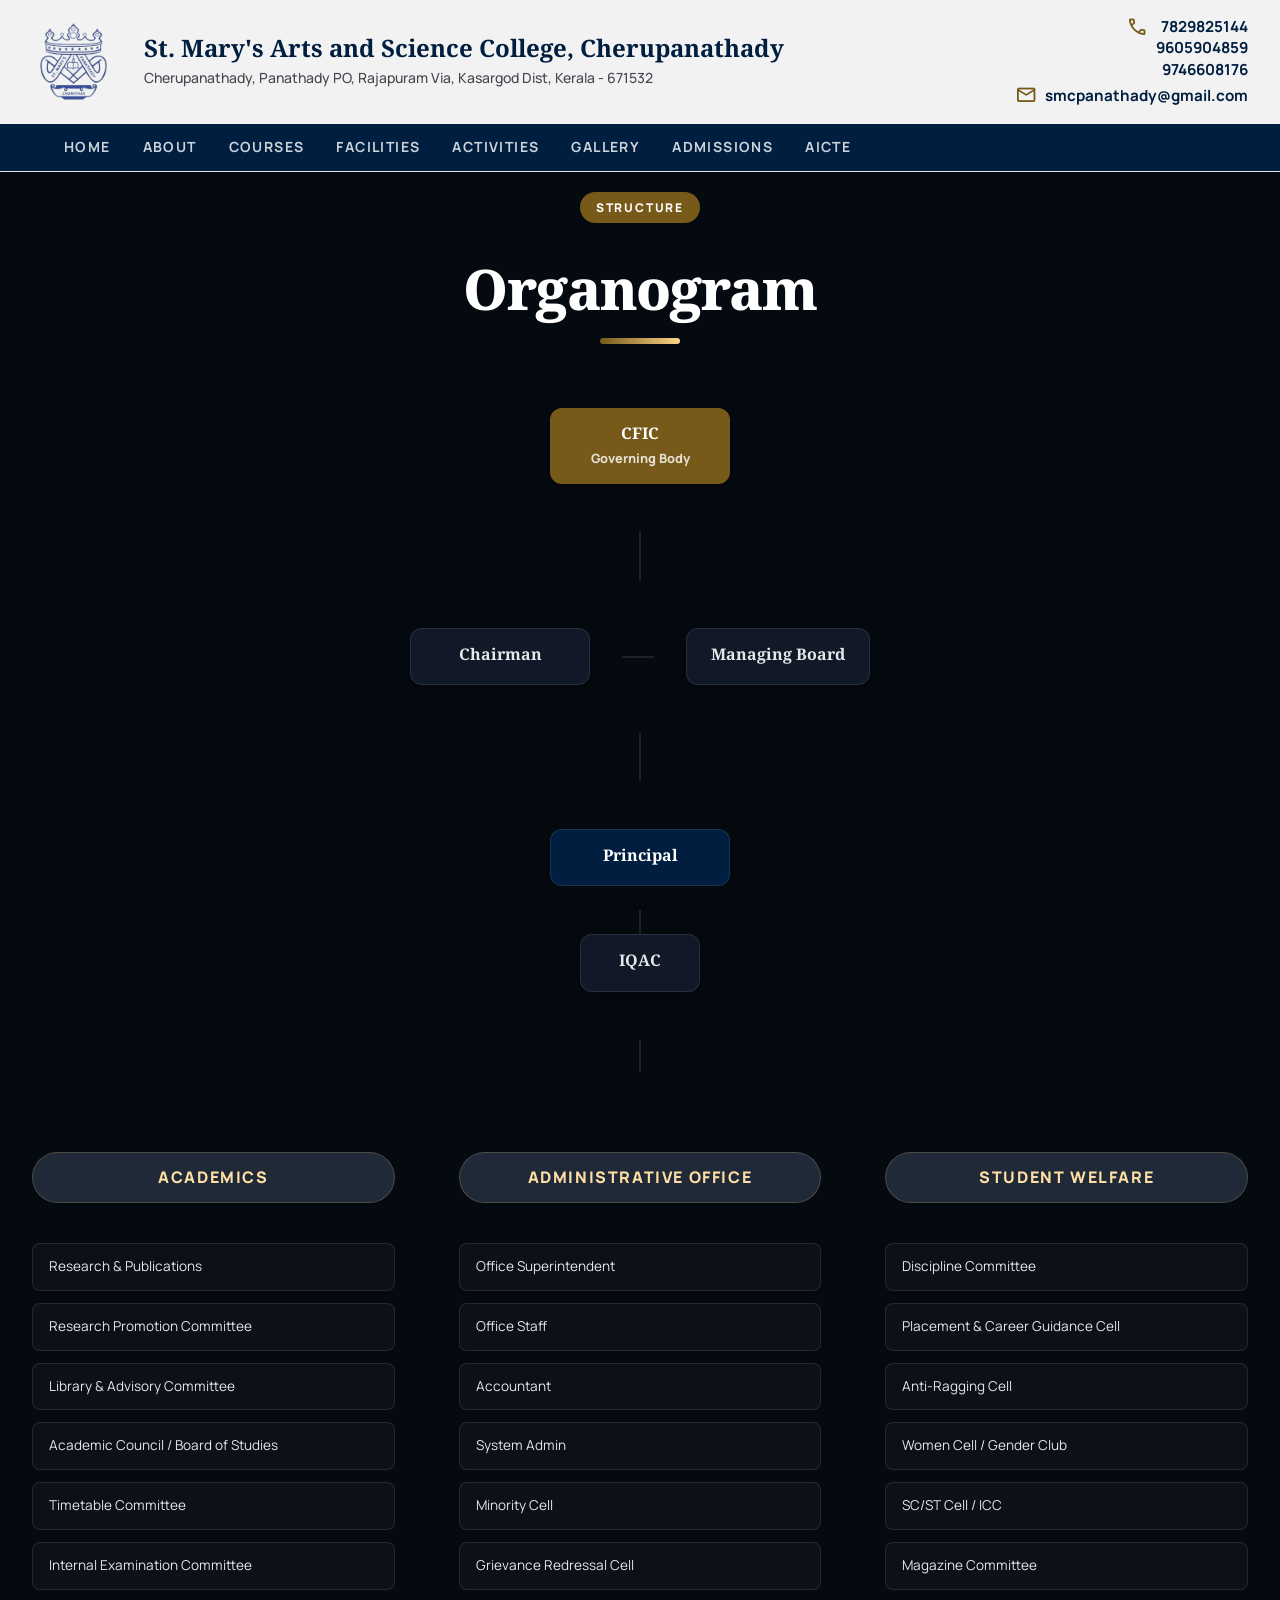
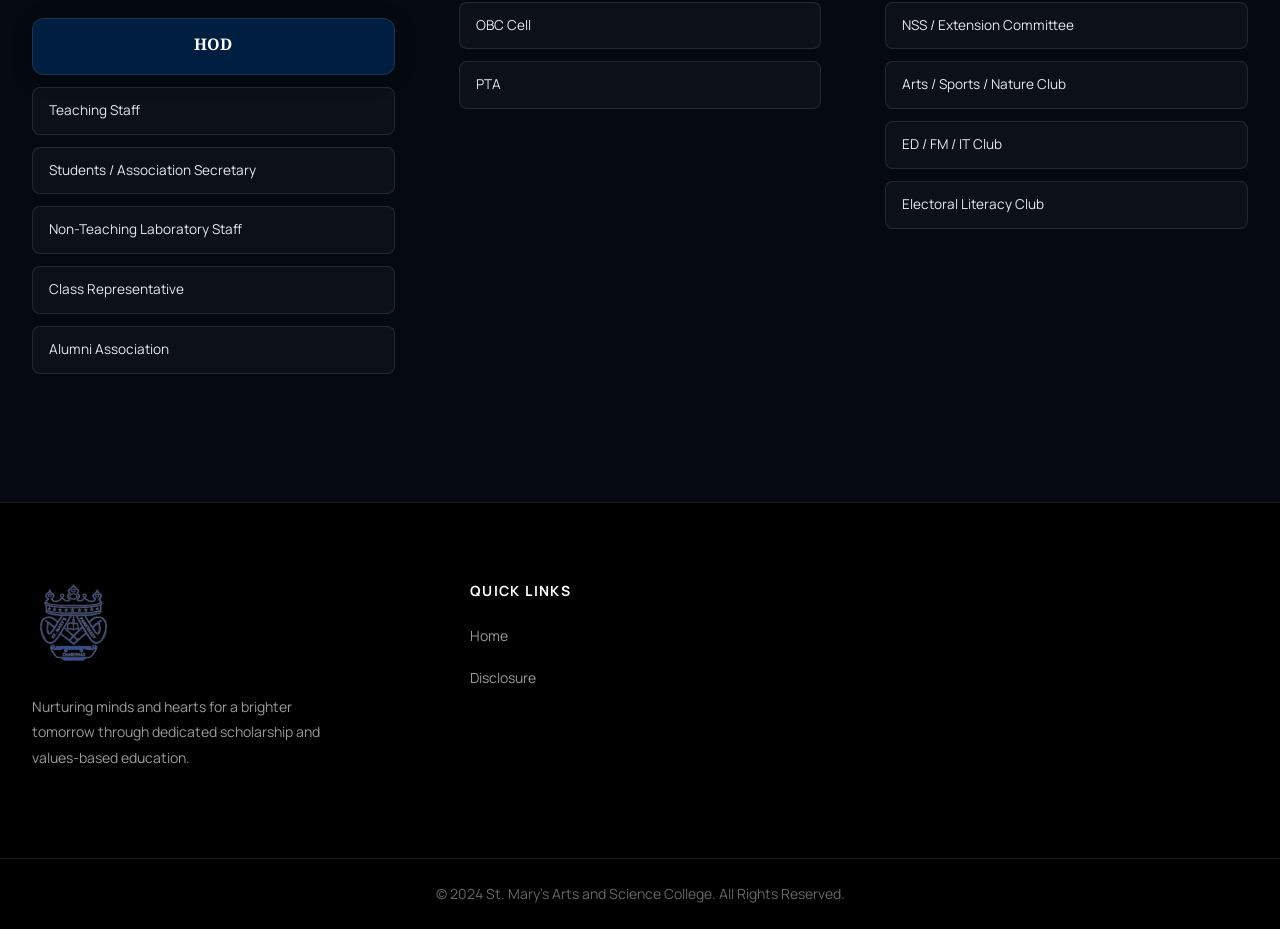
<file: organogram.html>
<!DOCTYPE html>
<html lang="en">

<head>
    <meta charset="utf-8" />
    <meta name="viewport" content="width=device-width, initial-scale=1.0" />
    <title>Organogram | St. Mary's College</title>

    <!-- Fonts -->
    <link rel="preconnect" href="https://fonts.googleapis.com">
    <link rel="preconnect" href="https://fonts.gstatic.com" crossorigin>
    <link
        href="https://fonts.googleapis.com/css2?family=Noto+Serif:wght@400;700&family=Manrope:wght@300;400;500;600;700;800&display=swap"
        rel="stylesheet" />
    <link href="https://fonts.googleapis.com/css2?family=Material+Symbols+Outlined:wght,FILL@100..700,0..1&display=swap"
        rel="stylesheet" />

    <!-- CSS -->
    <link rel="stylesheet" href="index.css?v=27">
    <style>
        :root {
            --color-dark-bg: #050a10;
            --color-card-bg: #111827;
            --color-border: rgba(255, 255, 255, 0.1);
        }

        body {
            background-color: var(--color-dark-bg);
            color: #e5e7eb;
        }

        .organogram-page {
            padding: 12rem 0 6rem;
            min-height: 100vh;
        }

        .tree-container {
            display: flex;
            flex-direction: column;
            align-items: center;
            gap: 3rem;
            padding: 2rem;
            overflow-x: auto;
        }

        .node {
            background: var(--color-card-bg);
            border: 1px solid var(--color-border);
            padding: 1rem 1.5rem;
            border-radius: 12px;
            text-align: center;
            min-width: 180px;
            position: relative;
            transition: all 0.3s ease;
            box-shadow: 0 4px 20px rgba(0, 0, 0, 0.3);
        }

        .node:hover {
            border-color: var(--color-secondary);
            transform: translateY(-5px);
            box-shadow: 0 10px 30px rgba(0, 0, 0, 0.5);
        }

        .node.root {
            background: var(--color-secondary);
            color: white;
            font-weight: 800;
            border: none;
        }

        .node.executive {
            background: var(--color-primary);
            color: white;
            font-weight: 700;
        }

        .node h4 {
            font-size: 1rem;
            margin-bottom: 0.25rem;
        }

        .node p {
            font-size: 0.8rem;
            opacity: 0.8;
        }

        /* Pillars Layout */
        .pillar-grid {
            display: grid;
            grid-template-columns: repeat(3, 1fr);
            gap: 4rem;
            width: 100%;
            max-width: 1400px;
            margin-top: 2rem;
        }

        .pillar {
            display: flex;
            flex-direction: column;
            gap: 1rem;
            align-items: center;
        }

        .pillar-title {
            background: #1f2937;
            color: var(--color-secondary-light);
            padding: 0.75rem 2rem;
            border-radius: 50px;
            font-weight: 800;
            text-transform: uppercase;
            letter-spacing: 0.1em;
            margin-bottom: 1.5rem;
            border: 1px solid rgba(255, 212, 136, 0.2);
            width: 100%;
            text-align: center;
        }

        .committee-list {
            display: flex;
            flex-direction: column;
            gap: 0.75rem;
            width: 100%;
        }

        .committee-node {
            background: rgba(255, 255, 255, 0.03);
            border: 1px solid var(--color-border);
            padding: 0.75rem 1rem;
            border-radius: 8px;
            font-size: 0.85rem;
            transition: all 0.2s ease;
        }

        .committee-node:hover {
            background: rgba(255, 255, 255, 0.07);
            border-color: rgba(255, 255, 255, 0.2);
        }

        /* Connecting Lines (Simplified for responsive) */
        .connector-line {
            width: 2px;
            height: 3rem;
            background: var(--color-border);
        }


        @media (max-width: 1100px) {
            .pillar-grid {
                grid-template-columns: 1fr;
                gap: 3rem;
            }
        }
    </style>
</head>

<body>

    <!-- Header -->
    <header class="header">
        <div class="header-container">
            <div class="brand">
                <img src="assets/images/logo.png" alt="St. Mary's College Logo" class="brand-logo" />
                <div class="brand-text">
                    <h1>St. Mary's Arts and Science College, Cherupanathady</h1>
                    <p>Cherupanathady, Panathady PO, Rajapuram Via, Kasargod Dist, Kerala - 671532</p>
                </div>
            </div>
            <div class="contact-top hidden-mobile">
                <div class="contact-item">
                    <span class="material-symbols-outlined icon">call</span>
                    <div class="contact-info-list">
                        <a href="tel:+917829825144">7829825144</a>
                        <a href="tel:+919605904859">9605904859</a>
                        <a href="tel:+919746608176">9746608176</a>
                    </div>
                </div>
                <div class="contact-item">
                    <span class="material-symbols-outlined icon">mail</span>
                    <a href="mailto:smcpanathady@gmail.com">smcpanathady@gmail.com</a>
                </div>
            </div>
        </div>

        <nav class="navbar">
            <div class="container nav-container">
                <button class="mobile-toggle" id="mobileToggle" aria-label="Toggle navigation">
                    <span class="material-symbols-outlined">menu</span>
                </button>
                <div class="nav-links" id="navLinks">
                    <a href="index.html">Home</a>
                    <a href="index.html#about">About</a>
                    <a href="index.html#courses">Courses</a>
                    <a href="index.html#facilities">Facilities</a>
                    <a href="index.html#activities">Activities</a>
                    <a href="index.html#gallery">Gallery</a>
                    <a href="index.html#contact">Admissions</a>
                    <a href="mandatory-disclosure.html">AICTE</a>
                </div>
            </div>
        </nav>
    </header>

    <main class="organogram-page">
        <div class="container text-center">
            <span class="badge" style="background: var(--color-secondary);">Structure</span>
            <h1 class="section-title" style="color: white;">Organogram</h1>
            <div class="title-accent"></div>
        </div>

        <div class="tree-container">
            <!-- Governing Body -->
            <div class="node root">
                <h4>CFIC</h4>
                <p>Governing Body</p>
            </div>
            
            <div class="connector-line"></div>

            <div style="display: flex; gap: 2rem; align-items: center;">
                <div class="node">
                    <h4>Chairman</h4>
                </div>
                <div style="width: 2rem; height: 2px; background: var(--color-border);"></div>
                <div class="node">
                    <h4>Managing Board</h4>
                </div>
            </div>

            <div class="connector-line"></div>

            <!-- Executive -->
            <div class="node executive">
                <h4>Principal</h4>
            </div>

            <div style="display: flex; flex-direction: column; align-items: center; margin-top: -1.5rem;">
                <div class="connector-line" style="height: 1.5rem;"></div>
                <div class="node" style="min-width: 120px; font-size: 0.9rem;">
                    <h4>IQAC</h4>
                </div>
            </div>

            <div class="connector-line" style="height: 2rem;"></div>

            <!-- Main Pillars -->
            <div class="pillar-grid">
                <!-- Academics -->
                <div class="pillar">
                    <div class="pillar-title">Academics</div>
                    <div class="committee-list">
                        <div class="committee-node">Research & Publications</div>
                        <div class="committee-node">Research Promotion Committee</div>
                        <div class="committee-node">Library & Advisory Committee</div>
                        <div class="committee-node">Academic Council / Board of Studies</div>
                        <div class="committee-node">Timetable Committee</div>
                        <div class="committee-node">Internal Examination Committee</div>
                        <div class="node executive" style="margin-top: 1rem; width: 100%;">
                            <h4>HOD</h4>
                        </div>
                        <div class="committee-node">Teaching Staff</div>
                        <div class="committee-node">Students / Association Secretary</div>
                        <div class="committee-node">Non-Teaching Laboratory Staff</div>
                        <div class="committee-node">Class Representative</div>
                        <div class="committee-node">Alumni Association</div>
                    </div>
                </div>

                <!-- Administrative Office -->
                <div class="pillar">
                    <div class="pillar-title">Administrative Office</div>
                    <div class="committee-list">
                        <div class="committee-node">Office Superintendent</div>
                        <div class="committee-node">Office Staff</div>
                        <div class="committee-node">Accountant</div>
                        <div class="committee-node">System Admin</div>
                        <div class="committee-node">Minority Cell</div>
                        <div class="committee-node">Grievance Redressal Cell</div>
                        <div class="committee-node">OBC Cell</div>
                        <div class="committee-node">PTA</div>
                    </div>
                </div>

                <!-- Student Welfare -->
                <div class="pillar">
                    <div class="pillar-title">Student Welfare</div>
                    <div class="committee-list">
                        <div class="committee-node">Discipline Committee</div>
                        <div class="committee-node">Placement & Career Guidance Cell</div>
                        <div class="committee-node">Anti-Ragging Cell</div>
                        <div class="committee-node">Women Cell / Gender Club</div>
                        <div class="committee-node">SC/ST Cell / ICC</div>
                        <div class="committee-node">Magazine Committee</div>
                        <div class="committee-node">NSS / Extension Committee</div>
                        <div class="committee-node">Arts / Sports / Nature Club</div>
                        <div class="committee-node">ED / FM / IT Club</div>
                        <div class="committee-node">Electoral Literacy Club</div>
                    </div>
                </div>
            </div>
        </div>
    </main>

    <!-- Footer (Dark Adaption) -->
    <footer class="footer" style="background: #000; border-top: 1px solid var(--color-border);">
        <div class="footer-grid container">
            <div class="footer-brand">
                <img src="assets/images/logo.png" alt="Logo" class="footer-logo">
                <p style="color: rgba(255,255,255,0.6);">Nurturing minds and hearts for a brighter tomorrow through dedicated scholarship and values-based
                    education.</p>
            </div>
            <div class="footer-links">
                <h5 style="color: white;">Quick Links</h5>
                <ul>
                    <li><a href="index.html" style="color: rgba(255,255,255,0.6);">Home</a></li>
                    <li><a href="mandatory-disclosure.html" style="color: rgba(255,255,255,0.6);">Disclosure</a></li>
                </ul>
            </div>
        </div>
        <div class="footer-bottom" style="border-top-color: var(--color-border);">
            <p style="color: rgba(255,255,255,0.4);">&copy; 2024 St. Mary's Arts and Science College. All Rights Reserved.</p>
        </div>
    </footer>

    <script src="script.js"></script>
</body>

</html>
</file>
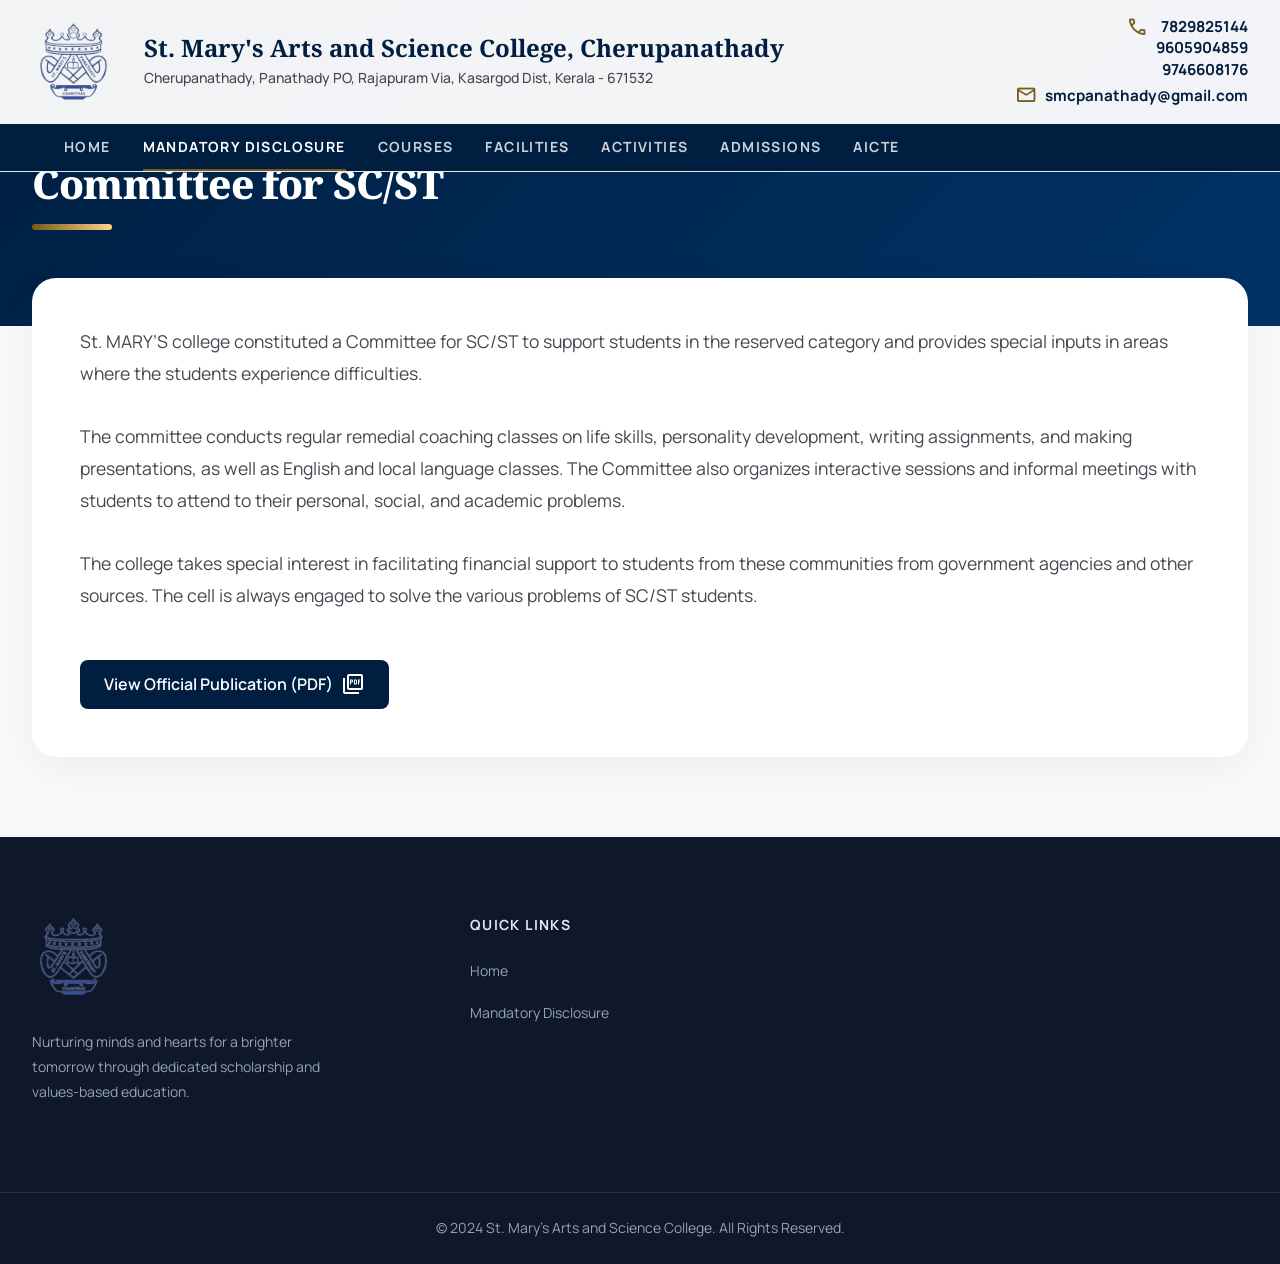
<file: sc-st-committee.html>
<!DOCTYPE html>
<html lang="en">

<head>
    <meta charset="utf-8" />
    <meta name="viewport" content="width=device-width, initial-scale=1.0" />
    <title>Committee For SC/ST | St. Mary's College</title>

    <!-- Fonts -->
    <link rel="preconnect" href="https://fonts.googleapis.com">
    <link rel="preconnect" href="https://fonts.gstatic.com" crossorigin>
    <link
        href="https://fonts.googleapis.com/css2?family=Noto+Serif:wght@400;700&family=Manrope:wght@300;400;500;600;700;800&display=swap"
        rel="stylesheet" />
    <link href="https://fonts.googleapis.com/css2?family=Material+Symbols+Outlined:wght,FILL@100..700,0..1&display=swap"
        rel="stylesheet" />

    <!-- CSS -->
    <link rel="stylesheet" href="index.css?v=27">
    <style>
        .page-header-simple {
            background: linear-gradient(135deg, var(--color-primary) 0%, var(--color-primary-variant) 100%);
            padding: 10rem 0 4rem;
            color: white;
        }
        .content-box {
            background: white;
            padding: 3rem;
            border-radius: 24px;
            box-shadow: 0 10px 40px rgba(0,0,0,0.05);
            margin-top: -3rem;
            position: relative;
            z-index: 10;
        }
        .content-box p {
            font-size: 1.1rem;
            line-height: 1.8;
            color: var(--color-on-surface-variant);
            margin-bottom: 2rem;
        }
        .link-button {
            display: inline-flex;
            align-items: center;
            gap: 0.5rem;
            background: var(--color-primary);
            color: white;
            padding: 0.75rem 1.5rem;
            border-radius: 8px;
            font-weight: 600;
            margin-top: 1rem;
        }
        .link-button:hover {
            background: var(--color-secondary);
        }
    </style>
</head>

<body>

    <!-- Header -->
    <header class="header">
        <div class="header-container">
            <div class="brand">
                <img src="assets/images/logo.png" alt="St. Mary's College Logo" class="brand-logo" />
                <div class="brand-text">
                    <h1>St. Mary's Arts and Science College, Cherupanathady</h1>
                    <p>Cherupanathady, Panathady PO, Rajapuram Via, Kasargod Dist, Kerala - 671532</p>
                </div>
            </div>
            <div class="contact-top hidden-mobile">
                <div class="contact-item">
                    <span class="material-symbols-outlined icon">call</span>
                    <div class="contact-info-list">
                        <a href="tel:+917829825144">7829825144</a>
                        <a href="tel:+919605904859">9605904859</a>
                        <a href="tel:+919746608176">9746608176</a>
                    </div>
                </div>
                <div class="contact-item">
                    <span class="material-symbols-outlined icon">mail</span>
                    <a href="mailto:smcpanathady@gmail.com">smcpanathady@gmail.com</a>
                </div>
            </div>
        </div>

        <nav class="navbar">
            <div class="container nav-container">
                <button class="mobile-toggle" id="mobileToggle" aria-label="Toggle navigation">
                    <span class="material-symbols-outlined">menu</span>
                </button>
                <div class="nav-links" id="navLinks">
                    <a href="index.html">Home</a>
                    <a href="mandatory-disclosure.html" class="active">Mandatory Disclosure</a>
                    <a href="index.html#courses">Courses</a>
                    <a href="index.html#facilities">Facilities</a>
                    <a href="index.html#activities">Activities</a>
                    <a href="index.html#contact">Admissions</a>
                    <a href="mandatory-disclosure.html">AICTE</a>
                </div>
            </div>
        </nav>
    </header>

    <main>
        <section class="page-header-simple">
            <div class="container">
                <h1 class="section-title" style="color: white; font-size: 2.5rem;">Committee for SC/ST</h1>
                <div class="title-accent" style="margin-left: 0;"></div>
            </div>
        </section>

        <section class="section-padding" style="padding-top: 0;">
            <div class="container">
                <div class="content-box">
                    <p>St. MARY’S college constituted a Committee for SC/ST to support students in the reserved category and provides special inputs in areas where the students experience difficulties.</p>
                    
                    <p>The committee conducts regular remedial coaching classes on life skills, personality development, writing assignments, and making presentations, as well as English and local language classes. The Committee also organizes interactive sessions and informal meetings with students to attend to their personal, social, and academic problems.</p>
                    
                    <p>The college takes special interest in facilitating financial support to students from these communities from government agencies and other sources. The cell is always engaged to solve the various problems of SC/ST students.</p>

                    <a href="downloads/AICTE-Mandatory-Disclosure.pdf" class="link-button" target="_blank">
                        View Official Publication (PDF)
                        <span class="material-symbols-outlined">picture_as_pdf</span>
                    </a>
                </div>
            </div>
        </section>
    </main>

    <!-- Footer -->
    <footer class="footer">
        <div class="footer-grid container">
            <div class="footer-brand">
                <img src="assets/images/logo.png" alt="Logo" class="footer-logo">
                <p>Nurturing minds and hearts for a brighter tomorrow through dedicated scholarship and values-based
                    education.</p>
            </div>
            <div class="footer-links">
                <h5>Quick Links</h5>
                <ul>
                    <li><a href="index.html">Home</a></li>
                    <li><a href="mandatory-disclosure.html">Mandatory Disclosure</a></li>
                </ul>
            </div>
        </div>
        <div class="footer-bottom">
            <p>&copy; 2024 St. Mary's Arts and Science College. All Rights Reserved.</p>
        </div>
    </footer>

    <script src="script.js"></script>
</body>

</html>
</file>
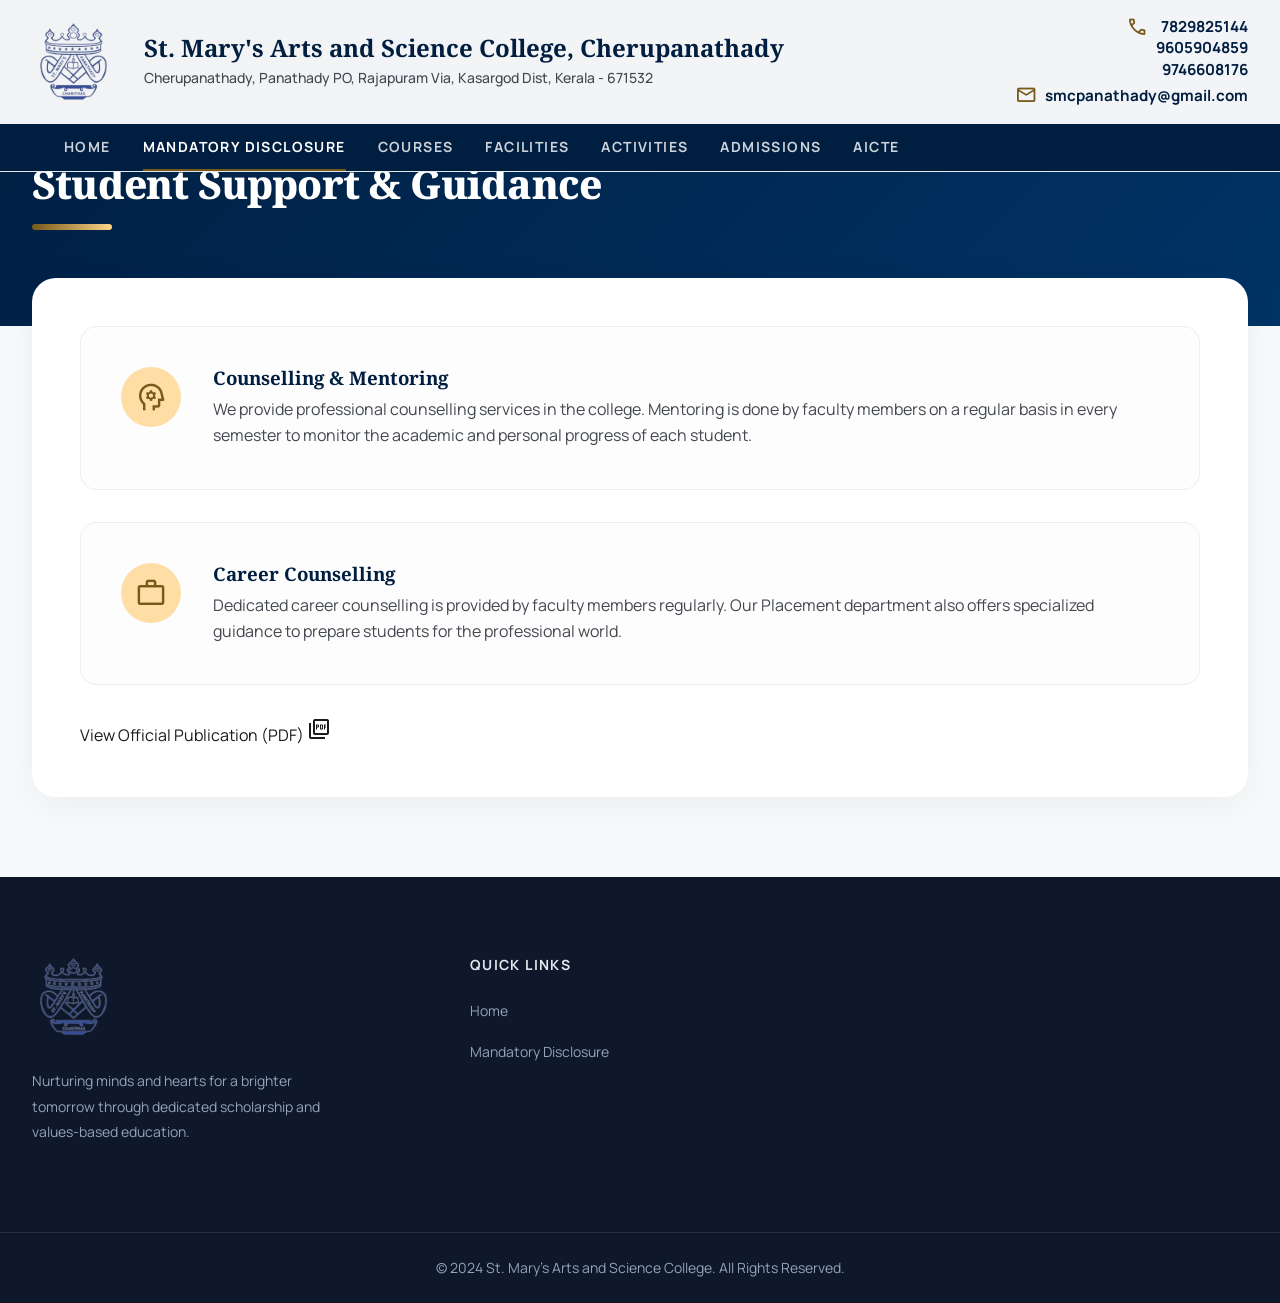
<file: student-support.html>
<!DOCTYPE html>
<html lang="en">

<head>
    <meta charset="utf-8" />
    <meta name="viewport" content="width=device-width, initial-scale=1.0" />
    <title>Student Support & Guidance | St. Mary's College</title>

    <!-- Fonts -->
    <link rel="preconnect" href="https://fonts.googleapis.com">
    <link rel="preconnect" href="https://fonts.gstatic.com" crossorigin>
    <link
        href="https://fonts.googleapis.com/css2?family=Noto+Serif:wght@400;700&family=Manrope:wght@300;400;500;600;700;800&display=swap"
        rel="stylesheet" />
    <link href="https://fonts.googleapis.com/css2?family=Material+Symbols+Outlined:wght,FILL@100..700,0..1&display=swap"
        rel="stylesheet" />

    <!-- CSS -->
    <link rel="stylesheet" href="index.css?v=27">
    <style>
        .page-header-simple {
            background: linear-gradient(135deg, var(--color-primary) 0%, var(--color-primary-variant) 100%);
            padding: 10rem 0 4rem;
            color: white;
        }
        .content-box {
            background: white;
            padding: 3rem;
            border-radius: 24px;
            box-shadow: 0 10px 40px rgba(0,0,0,0.05);
            margin-top: -3rem;
            position: relative;
            z-index: 10;
        }
        .support-card {
            background: #fdfdfd;
            border: 1px solid #eee;
            padding: 2.5rem;
            border-radius: 16px;
            margin-bottom: 2rem;
            display: flex;
            align-items: flex-start;
            gap: 2rem;
        }
        .support-card .icon-box {
            background: var(--color-secondary-light);
            color: var(--color-secondary);
            width: 60px;
            height: 60px;
            border-radius: 50%;
            display: flex;
            align-items: center;
            justify-content: center;
            flex-shrink: 0;
        }
        .support-card .icon-box span {
            font-size: 2rem;
        }
        .support-card h3 {
            color: var(--color-primary);
            margin-bottom: 0.5rem;
        }
        .support-card p {
            color: var(--color-on-surface-variant);
            line-height: 1.6;
        }
    </style>
</head>

<body>

    <!-- Header -->
    <header class="header">
        <div class="header-container">
            <div class="brand">
                <img src="assets/images/logo.png" alt="St. Mary's College Logo" class="brand-logo" />
                <div class="brand-text">
                    <h1>St. Mary's Arts and Science College, Cherupanathady</h1>
                    <p>Cherupanathady, Panathady PO, Rajapuram Via, Kasargod Dist, Kerala - 671532</p>
                </div>
            </div>
            <div class="contact-top hidden-mobile">
                <div class="contact-item">
                    <span class="material-symbols-outlined icon">call</span>
                    <div class="contact-info-list">
                        <a href="tel:+917829825144">7829825144</a>
                        <a href="tel:+919605904859">9605904859</a>
                        <a href="tel:+919746608176">9746608176</a>
                    </div>
                </div>
                <div class="contact-item">
                    <span class="material-symbols-outlined icon">mail</span>
                    <a href="mailto:smcpanathady@gmail.com">smcpanathady@gmail.com</a>
                </div>
            </div>
        </div>

        <nav class="navbar">
            <div class="container nav-container">
                <button class="mobile-toggle" id="mobileToggle" aria-label="Toggle navigation">
                    <span class="material-symbols-outlined">menu</span>
                </button>
                <div class="nav-links" id="navLinks">
                    <a href="index.html">Home</a>
                    <a href="mandatory-disclosure.html" class="active">Mandatory Disclosure</a>
                    <a href="index.html#courses">Courses</a>
                    <a href="index.html#facilities">Facilities</a>
                    <a href="index.html#activities">Activities</a>
                    <a href="index.html#contact">Admissions</a>
                    <a href="mandatory-disclosure.html">AICTE</a>
                </div>
            </div>
        </nav>
    </header>

    <main>
        <section class="page-header-simple">
            <div class="container">
                <h1 class="section-title" style="color: white; font-size: 2.5rem;">Student Support & Guidance</h1>
                <div class="title-accent" style="margin-left: 0;"></div>
            </div>
        </section>

        <section class="section-padding" style="padding-top: 0;">
            <div class="container">
                <div class="content-box">
                    
                    <div class="support-card">
                        <div class="icon-box">
                            <span class="material-symbols-outlined">psychology</span>
                        </div>
                        <div>
                            <h3>Counselling & Mentoring</h3>
                            <p>We provide professional counselling services in the college. Mentoring is done by faculty members on a regular basis in every semester to monitor the academic and personal progress of each student.</p>
                        </div>
                    </div>

                    <div class="support-card">
                        <div class="icon-box">
                            <span class="material-symbols-outlined">work</span>
                        </div>
                        <div>
                            <h3>Career Counselling</h3>
                            <p>Dedicated career counselling is provided by faculty members regularly. Our Placement department also offers specialized guidance to prepare students for the professional world.</p>
                        </div>
                    </div>

                

                    <a href="downloads/AICTE-Mandatory-Disclosure.pdf" class="link-button" target="_blank">
                        View Official Publication (PDF)
                        <span class="material-symbols-outlined">picture_as_pdf</span>
                    </a>

                </div>
            </div>
        </section>
    </main>

    <!-- Footer -->
    <footer class="footer">
        <div class="footer-grid container">
            <div class="footer-brand">
                <img src="assets/images/logo.png" alt="Logo" class="footer-logo">
                <p>Nurturing minds and hearts for a brighter tomorrow through dedicated scholarship and values-based
                    education.</p>
            </div>
            <div class="footer-links">
                <h5>Quick Links</h5>
                <ul>
                    <li><a href="index.html">Home</a></li>
                    <li><a href="mandatory-disclosure.html">Mandatory Disclosure</a></li>
                </ul>
            </div>
        </div>
        <div class="footer-bottom">
            <p>&copy; 2024 St. Mary's Arts and Science College. All Rights Reserved.</p>
        </div>
    </footer>

    <script src="script.js"></script>
</body>

</html>
</file>
<file: index.css>
/* =========================================================================
   VARIABLES & DESIGN TOKENS
   ========================================================================= */
:root {
  /* Colors */
  --color-primary: #001e40;
  --color-primary-variant: #003366;
  --color-primary-light: #a7c8ff;
  --color-secondary: #775a19;
  --color-secondary-variant: #fed488;
  --color-secondary-light: #ffdea5;
  --color-surface: #f8f9fa;
  --color-surface-dim: #d9dadb;
  --color-background: #ffffff;
  --color-on-background: #191c1d;
  --color-on-surface-variant: #43474f;
  --color-white: #ffffff;
  
  /* Typography */
  --font-headline: 'Noto Serif', serif;
  --font-body: 'Manrope', sans-serif;

  /* Spacing */
  --spacing-xs: 0.5rem;
  --spacing-sm: 1rem;
  --spacing-md: 2rem;
  --spacing-lg: 3rem;
  --spacing-xl: 5rem;
}

/* =========================================================================
   RESET & BASE STYLES
   ========================================================================= */
* {
  margin: 0;
  padding: 0;
  box-sizing: border-box;
}

html {
  scroll-behavior: smooth;
  font-size: 16px;
}

body {
  font-family: var(--font-body);
  color: var(--color-on-background);
  background-color: var(--color-surface);
  line-height: 1.6;
  overflow-x: hidden;
}

h1, h2, h3, h4, h5, h6 {
  font-family: var(--font-headline);
  line-height: 1.2;
}

a {
  text-decoration: none;
  color: inherit;
  transition: color 0.3s ease;
}

ul {
  list-style: none;
}

/* =========================================================================
   UTILITIES & COMPONENTS
   ========================================================================= */
.container {
  max-width: 1280px;
  margin: 0 auto;
  padding: 0 var(--spacing-md);
}

.section-padding {
  padding: var(--spacing-xl) 0;
}

.pt-section {
  padding-top: var(--spacing-xl);
}

.pt-sm { padding-top: var(--spacing-sm); }
.mt-sm { margin-top: var(--spacing-sm); }
.mt-lg { margin-top: var(--spacing-lg); }
.text-center { text-align: center; }
.text-gold { color: var(--color-secondary) !important; }

.section-title {
  font-size: clamp(2.5rem, 5vw, 3.5rem);
  color: var(--color-primary);
  margin-bottom: var(--spacing-xs);
  font-weight: 800;
  letter-spacing: -0.02em;
}

.title-accent {
  width: 80px;
  height: 6px;
  background: linear-gradient(90deg, var(--color-secondary), var(--color-secondary-variant));
  border-radius: 4px;
  margin: var(--spacing-sm) auto var(--spacing-md);
}

.section-subtitle {
  color: var(--color-on-surface-variant);
  font-size: 1.15rem;
  max-width: 650px;
  margin: 0 auto var(--spacing-lg);
  line-height: 1.8;
}

.badge-outline {
  display: inline-block;
  background: transparent;
  border: 1.5px solid rgba(0, 30, 64, 0.2);
  color: var(--color-primary);
  border-radius: 50px;
  padding: 6px 16px;
  font-size: 0.75rem;
  font-weight: 800;
  text-transform: uppercase;
  letter-spacing: 0.15em;
  margin-bottom: var(--spacing-sm);
}

.light-bg { background-color: var(--color-background); }
.dark-bg { background-color: var(--color-primary); color: var(--color-white); }
.pattern-bg {
  background-color: var(--color-surface);
  background-image: radial-gradient(var(--color-surface-dim) 1px, transparent 1px);
  background-size: 20px 20px;
}
.primary-variant-bg { background-color: var(--color-primary) !important; color: var(--color-white); }

/* Buttons */
.btn {
  display: inline-block;
  padding: 1rem 2.5rem;
  border-radius: 8px;
  font-weight: 700;
  font-family: var(--font-body);
  text-align: center;
  cursor: pointer;
  transition: all 0.3s cubic-bezier(0.4, 0, 0.2, 1);
  border: border;
}

.btn-primary {
  background-color: var(--color-secondary);
  color: var(--color-white);
  border: none;
  box-shadow: 0 4px 15px rgba(119, 90, 25, 0.3);
}

.btn-primary:hover {
  background-color: #5d4201;
  transform: translateY(-2px);
  box-shadow: 0 6px 20px rgba(119, 90, 25, 0.4);
}

.btn-outline {
  border: 1px solid rgba(255, 255, 255, 0.3);
  color: var(--color-white);
  backdrop-filter: blur(10px);
}

.btn-outline:hover {
  background-color: rgba(255, 255, 255, 0.1);
  transform: translateY(-2px);
}

.w-full { width: 100%; }

/* =========================================================================
   HEADER & NAVIGATION
   ========================================================================= */
.header {
  position: fixed;
  top: 0;
  width: 100%;
  z-index: 1000;
  background: rgba(255, 255, 255, 0.95);
  backdrop-filter: blur(10px);
  border-bottom: 1px solid rgba(0, 0, 0, 0.05);
  transition: all 0.3s ease;
}

.header-container {
  display: flex;
  justify-content: space-between;
  align-items: center;
  padding: var(--spacing-sm) var(--spacing-md);
  max-width: 1536px;
  margin: 0 auto;
}

.brand {
  display: flex;
  align-items: center;
  gap: var(--spacing-md);
}

.brand-logo {
  height: 80px;
  width: auto;
  object-fit: contain;
}

.brand-text h1 {
  font-size: 1.5rem;
  color: var(--color-primary);
}

.brand-text p {
  font-size: 0.875rem;
  color: var(--color-on-surface-variant);
  font-weight: 500;
  margin-top: 4px;
}

.contact-top {
  display: flex;
  flex-direction: column;
  align-items: flex-end;
  gap: 4px;
  max-width: 50%;
}

.contact-item {
  display: flex;
  align-items: flex-start;
  gap: 8px;
  font-size: 0.95rem;
  font-weight: 700;
  color: var(--color-primary);
  text-align: right;
}

.contact-info-list {
  display: flex;
  flex-direction: column;
  align-items: flex-end;
}

.contact-info-list a {
  display: block;
  white-space: nowrap;
  line-height: 1.4;
}

.contact-item:hover {
  transform: translateX(-3px);
}

.contact-item .icon {
  color: var(--color-secondary);
  font-size: 1.4rem;
}

.contact-item a {
  color: inherit;
  text-decoration: none;
}

.contact-item a:hover {
  color: var(--color-secondary);
}

.navbar {
  background-color: var(--color-primary);
  padding: 0 var(--spacing-md);
}

.nav-links {
  display: flex;
  gap: var(--spacing-md);
  max-width: 1536px;
  margin: 0 auto;
  overflow-x: auto;
}

.nav-links::-webkit-scrollbar {
  display: none;
}

.nav-links a {
  color: rgba(255, 255, 255, 0.8);
  font-weight: 700;
  font-size: 0.875rem;
  text-transform: uppercase;
  letter-spacing: 0.1em;
  padding: 12px 0;
  white-space: nowrap;
  position: relative;
}

.nav-links a:hover, .nav-links a.active {
  color: var(--color-white);
}

.nav-links a::after {
  content: '';
  position: absolute;
  bottom: 0;
  left: 0;
  width: 100%;
  height: 2px;
  background-color: var(--color-secondary);
  transform: scaleX(0);
  transition: transform 0.3s ease;
  transform-origin: left;
}

.nav-links a.active::after, .nav-links a:hover::after {
  transform: scaleX(1);
}

@media (max-width: 900px) {
  .hidden-mobile { display: none; }
  .brand-logo { height: 60px; }
  .brand-text h1 { font-size: 1.2rem; }
}

/* =========================================================================
   HERO SECTION
   ========================================================================= */
.hero {
  position: relative;
  height: 100vh;
  min-height: 600px;
  display: flex;
  align-items: center;
  padding-top: 150px;
  overflow: hidden;
  background: linear-gradient(135deg, var(--color-primary) 0%, var(--color-primary-variant) 100%);
}

.hero-image-bg {
  position: absolute;
  inset: 0;
  width: 100%;
  height: 100%;
  z-index: 0;
}

.hero-static-img {
  width: 100%;
  height: 100%;
  object-fit: cover;
}

.video-overlay {
  position: absolute;
  inset: 0;
  background: linear-gradient(to bottom, rgba(0, 30, 64, 0.6) 0%, rgba(0, 30, 64, 0.2) 50%, rgba(0, 30, 64, 0.7) 100%);
  z-index: 1;
}

.hero-content {
  position: relative;
  z-index: 10;
  max-width: 800px;
  padding: 0 var(--spacing-md);
  margin: 0 auto;
}

.badge {
  display: inline-block;
  background-color: var(--color-secondary);
  color: var(--color-white);
  padding: 6px 16px;
  border-radius: 50px;
  font-size: 0.75rem;
  font-weight: 800;
  text-transform: uppercase;
  letter-spacing: 0.15em;
  margin-bottom: var(--spacing-md);
}

.hero h1 {
  font-size: clamp(3rem, 6vw, 5.5rem);
  color: var(--color-white);
  margin-bottom: var(--spacing-sm);
}

.hero h1 i {
  color: var(--color-secondary-light);
  font-style: italic;
}

.hero p {
  font-size: clamp(1.125rem, 2vw, 1.25rem);
  color: rgba(255, 255, 255, 0.8);
  font-weight: 300;
  margin-bottom: var(--spacing-md);
  max-width: 600px;
}

.hero-buttons {
  display: flex;
  gap: 1rem;
  flex-wrap: wrap;
}

/* =========================================================================
   VISION & MISSION
   ========================================================================= */
.vm-grid {
  display: grid;
  grid-template-columns: repeat(auto-fit, minmax(300px, 1fr));
  gap: var(--spacing-lg);
  position: relative;
  top: -40px;
  z-index: 20;
}

.vm-card-premium {
  background: var(--color-white);
  padding: 1.5rem 1.5rem;
  border-radius: 16px;
  box-shadow: 0 10px 20px rgba(0, 30, 64, 0.06);
  text-align: center;
  transition: all 0.4s cubic-bezier(0.4, 0, 0.2, 1);
  position: relative;
  overflow: hidden;
  border: 1px solid rgba(0, 30, 64, 0.05);
  display: flex;
  flex-direction: column;
  align-items: center;
}

.vm-card-premium::before {
  content: '';
  position: absolute;
  top: 0; left: 0; width: 100%; height: 4px;
  background: linear-gradient(90deg, var(--color-secondary), var(--color-secondary-variant));
}

.vm-card-premium:hover {
  transform: translateY(-4px);
  box-shadow: 0 15px 30px rgba(0, 30, 64, 0.08);
}

.vm-icon-box {
  width: 48px;
  height: 48px;
  background: var(--color-surface);
  border-radius: 50%;
  display: flex;
  align-items: center;
  justify-content: center;
  margin-bottom: 0.75rem;
  color: var(--color-primary);
  border: 2px solid rgba(0, 30, 64, 0.05);
}

.vm-icon-box span {
  font-size: 1.6rem;
}

.vm-title {
  font-size: 1.25rem;
  color: var(--color-primary);
  font-weight: 800;
  text-transform: uppercase;
  letter-spacing: 0.1em;
  margin-bottom: 0.25rem;
}

.title-accent-sm {
  width: 30px;
  height: 3px;
  background: var(--color-secondary);
  border-radius: 2px;
  margin: 0 auto 0.75rem;
}

.vm-text {
  font-family: 'Noto Serif', serif;
  font-size: 1.1rem;
  color: var(--color-on-surface-variant);
  font-style: italic;
  line-height: 1.4;
}

/* =========================================================================
   ABOUT US
   ========================================================================= */
.about-grid {
  display: grid;
  grid-template-columns: 1fr 1fr;
  gap: 5rem;
}

.about-text .section-title {
  font-size: clamp(2rem, 4vw, 3rem);
}

.about-lead {
  font-size: 1.25rem;
  color: var(--color-primary);
  font-weight: 500;
  line-height: 1.8;
  margin-bottom: 1.5rem;
  border-left: 4px solid var(--color-secondary);
  padding-left: 1.5rem;
}

.about-desc {
  font-size: 1.05rem;
  color: var(--color-on-surface-variant);
  line-height: 1.8;
}

.about-stats {
  display: flex;
  gap: 2rem;
  padding-top: 1.5rem;
  margin-top: var(--spacing-md);
  border-top: 1px solid rgba(0, 30, 64, 0.1);
}

.stat-item {
  display: flex;
  flex-direction: column;
}

.stat-item h3 {
  font-size: 2.5rem;
  margin-bottom: 0.2rem;
  line-height: 1.1;
}

.stat-item span {
  font-size: 0.85rem;
  text-transform: uppercase;
  letter-spacing: 0.1em;
  font-weight: 700;
  color: var(--color-on-surface-variant);
}

.admin-cards {
  display: flex;
  flex-direction: column;
  gap: 1.25rem;
}

.admin-card-premium {
  display: flex;
  align-items: center;
  gap: 1.75rem;
  padding: 1.5rem 2rem;
  background: var(--color-white);
  border-radius: 24px;
  border: 1px solid rgba(0, 30, 64, 0.08);
  box-shadow: 0 4px 20px rgba(0, 30, 64, 0.03);
  transition: all 0.4s cubic-bezier(0.4, 0, 0.2, 1);
  position: relative;
  overflow: hidden;
}

.admin-info h4 {
  font-size: 1.35rem; /* Slightly larger name */
  color: var(--color-primary);
  margin-top: 4px;
}

.admin-role {
  font-size: 0.75rem !important;
  letter-spacing: 0.2em !important;
  font-weight: 800 !important;
  color: var(--color-secondary); /* Gold color for role */
}

.admin-card-premium::before {
  content: '';
  position: absolute;
  left: 0; top: 0; bottom: 0; width: 6px;
  background: var(--color-secondary);
  opacity: 0;
  transition: all 0.4s ease;
}

.admin-card-premium:hover::before { opacity: 1; }

.hover-lift:hover {
  transform: translateX(12px);
  box-shadow: 0 15px 40px rgba(0, 30, 64, 0.1);
  border-color: rgba(212, 175, 55, 0.4);
}

.admin-avatar {
  width: 100px;
  height: 100px;
  border-radius: 50%;
  overflow: hidden;
  border: 4px solid var(--color-white);
  box-shadow: 0 0 0 1px rgba(0, 30, 64, 0.1), 0 10px 20px rgba(0, 30, 64, 0.08);
  flex-shrink: 0;
  background-color: #f8f9fa;
}

.admin-img {
  width: 100%;
  height: 100%;
  object-fit: cover;
  display: block;
}

.img-director { object-position: center top; }
.img-principal { 
  object-position: 42% 12%; 
  transform: scale(1.6); /* Zoom in on face */
  transform-origin: 42% 12%;
}

.placeholder-avatar {
  background: var(--color-surface);
  display: flex;
  align-items: center;
  justify-content: center;
  color: var(--color-primary);
}

.placeholder-avatar span { font-size: 2.5rem; }

.admin-info { flex-grow: 1; }

.admin-role {
  display: block;
  font-size: 0.75rem;
  color: var(--color-secondary);
  font-weight: 800;
  text-transform: uppercase;
  letter-spacing: 0.15em;
  margin-bottom: 0.25rem;
}

.admin-info h4 {
  font-size: 1.25rem;
  color: var(--color-primary);
  margin-bottom: 0;
}

@media (max-width: 900px) {
  .about-grid { grid-template-columns: 1fr; gap: 3rem; }
}

/* =========================================================================
   COURSES
   ========================================================================= */
.courses-bg {
  background: linear-gradient(135deg, #f4f7fb 0%, #e2eaf4 100%);
  position: relative;
}

.courses-bg::before {
  content: '';
  position: absolute;
  top: 0; left: 0; width: 100%; height: 100%;
  background-image: radial-gradient(rgba(0, 30, 64, 0.03) 2px, transparent 2px);
  background-size: 30px 30px;
  z-index: 0;
}
.courses-bg > .container {
  position: relative;
  z-index: 10;
}

.card-color-1, .card-color-2, .card-color-3, .card-color-4, .card-color-5, .card-color-6, .card-color-7, .card-color-8, .card-color-9, .card-color-10, .card-color-11, .card-color-12 {
  background: var(--color-white);
}

.course-category {
  margin-bottom: var(--spacing-xl);
}

.category-header {
  display: flex;
  align-items: center;
  gap: 1rem;
  margin-bottom: var(--spacing-md);
}

.category-header span {
  font-size: 2.5rem;
  color: var(--color-primary);
}

.category-header h3 {
  font-size: 2rem;
  color: var(--color-primary);
}

.card-grid {
  display: grid;
  grid-template-columns: repeat(auto-fill, minmax(280px, 1fr));
  gap: 1.5rem;
}

.course-card-premium {
  background: var(--color-white);
  padding: 1.5rem;
  border-radius: 16px;
  border: 1px solid rgba(0, 30, 64, 0.06);
  transition: all 0.4s cubic-bezier(0.4, 0, 0.2, 1);
  display: flex;
  flex-direction: column;
  position: relative;
  overflow: hidden;
  gap: 1.25rem;
  z-index: 1;
}

.course-card-premium::before {
  content: '';
  position: absolute;
  top: 0; left: 0; width: 100%; height: 100%;
  background: linear-gradient(135deg, rgba(254, 212, 136, 0.05) 0%, transparent 100%);
  opacity: 0;
  transition: opacity 0.4s ease;
  z-index: -1;
}

.course-card-premium:hover::before {
  opacity: 1;
}

.course-card-premium:hover {
  transform: translateY(-5px);
  box-shadow: 0 15px 30px rgba(0, 30, 64, 0.08);
  border-color: rgba(119, 90, 25, 0.2);
}

.card-top {
  display: flex;
  justify-content: space-between;
  align-items: flex-start;
}

.course-icon {
  width: 55px;
  height: 55px;
  border-radius: 12px;
  display: flex;
  align-items: center;
  justify-content: center;
  flex-shrink: 0;
  font-size: 1.8rem;
}

.icon-color-1 { background: #e3f2fd; color: #1565c0; }
.icon-color-2 { background: #e8f5e9; color: #2e7d32; }
.icon-color-3 { background: #fff3e0; color: #ef6c00; }
.icon-color-4 { background: #f3e5f5; color: #6a1b9a; }
.icon-color-5 { background: #e3f2fd; color: #1565c0; }
.icon-color-6 { background: #eceff1; color: #455a64; }
.icon-color-7 { background: #fce4ec; color: #c2185b; }
.icon-color-8 { background: #e0f2f1; color: #00695c; }
.icon-color-9 { background: #e8eaf6; color: #283593; }
.icon-color-10 { background: #fff8e1; color: #f57f17; }
.icon-color-11 { background: #e1f5fe; color: #0277bd; }
.icon-color-12 { background: #f1f8e9; color: #558b2f; }

.badge-duration {
  font-size: 0.75rem;
  font-weight: 700;
  color: var(--color-secondary);
  display: flex;
  align-items: center;
  gap: 4px;
  background: var(--color-secondary-light);
  padding: 4px 10px;
  border-radius: 20px;
  color: #5d4201;
}

.icon-sm {
  font-size: 1rem;
}

.card-middle {
  flex-grow: 1;
}

.badge-uni {
  display: inline-block;
  font-size: 0.65rem;
  font-weight: 800;
  color: var(--color-primary);
  background: rgba(0, 30, 64, 0.08);
  padding: 4px 8px;
  border-radius: 4px;
  text-transform: uppercase;
  letter-spacing: 0.05em;
  margin-bottom: 0.5rem;
}

.course-card-premium h4 {
  font-size: 1.25rem;
  color: var(--color-primary);
  margin-bottom: 0.25rem;
  line-height: 1.3;
}

.card-bottom {
  display: flex;
  justify-content: space-between;
  align-items: center;
  border-top: 1px solid rgba(0,0,0,0.06);
  padding-top: 1rem;
  margin-top: auto;
}

.eligibility {
  font-size: 0.75rem;
  font-style: italic;
  color: var(--color-on-surface-variant);
  margin: 0;
}

.course-action {
  width: 35px;
  height: 35px;
  border-radius: 50%;
  background: var(--color-surface-dim);
  display: flex;
  align-items: center;
  justify-content: center;
  color: var(--color-primary);
  transition: all 0.3s ease;
  flex-shrink: 0;
}

.course-card-premium:hover .course-action {
  background: var(--color-primary);
  color: var(--color-white);
  transform: translateX(3px);
}

.course-card {
  background: var(--color-white);
  padding: 1.5rem;
  border-radius: 12px;
  border: 1px solid rgba(0,0,0,0.06);
  transition: all 0.3s ease;
  display: flex;
  flex-direction: column;
}

.course-card:hover {
  box-shadow: 0 10px 20px rgba(0,0,0,0.05);
  border-color: rgba(119, 90, 25, 0.3);
  transform: translateY(-3px);
}

.course-card h4 {
  font-size: 1.25rem;
  color: var(--color-primary);
  margin-bottom: 1rem;
}

.course-card ul {
  font-size: 0.875rem;
  flex-grow: 1;
}

.course-card ul li {
  display: flex;
  justify-content: space-between;
  margin-bottom: 0.5rem;
}

.course-card ul li span {
  color: var(--color-on-surface-variant);
}

.sub-text {
  font-size: 0.875rem;
  color: var(--color-on-surface-variant);
  flex-grow: 1;
}

.eligibility {
  margin-top: 0.5rem;
  font-size: 0.75rem;
  font-style: italic;
  color: var(--color-on-surface-variant);
}

/* =========================================================================
   FACILITIES (Premium Grid)
   ========================================================================= */
.section-subtitle {
  font-size: 1.15rem;
  color: var(--color-on-surface-variant);
  max-width: 600px;
  margin: 0 auto 3rem;
  line-height: 1.6;
}

.facilities-grid {
  display: grid;
  grid-template-columns: repeat(3, 1fr);
  gap: 1.5rem;
}

.facility-card-premium {
  background: var(--color-white);
  border-radius: 24px;
  padding: 2.25rem 2rem;
  display: flex;
  flex-direction: column;
  justify-content: flex-start;
  border: 1px solid rgba(0, 30, 64, 0.05);
  transition: all 0.5s cubic-bezier(0.4, 0, 0.2, 1);
  position: relative;
  overflow: hidden;
  z-index: 1;
}

.fac-theme-blue   { background: linear-gradient(145deg, #ffffff 60%, #f0f7ff 100%); }
.fac-theme-green  { background: linear-gradient(145deg, #ffffff 60%, #f2fbf4 100%); }
.fac-theme-purple { background: linear-gradient(145deg, #ffffff 60%, #f9f5fa 100%); }
.fac-theme-orange { background: linear-gradient(145deg, #ffffff 60%, #fff9f0 100%); }
.fac-theme-teal   { background: linear-gradient(145deg, #ffffff 60%, #f2fcfc 100%); }
.fac-theme-slate  { background: linear-gradient(145deg, #ffffff 60%, #f5f7f8 100%); }

.facility-card-premium::before {
  content: '';
  position: absolute;
  top: 0; left: 0; width: 100%; height: 100%;
  background: linear-gradient(145deg, rgba(255, 255, 255, 0) 0%, rgba(254, 212, 136, 0.08) 100%);
  opacity: 0;
  transition: opacity 0.5s ease;
  z-index: -1;
}

.facility-card-premium:hover::before {
  opacity: 1;
}

.facility-card-premium:hover {
  transform: translateY(-8px);
  box-shadow: 0 25px 60px rgba(0, 30, 64, 0.12);
  border-color: rgba(212, 175, 55, 0.2);
}

.fac-theme-blue:hover   { border-bottom: 4px solid #1565c0; }
.fac-theme-green:hover  { border-bottom: 4px solid #2e7d32; }
.fac-theme-purple:hover { border-bottom: 4px solid #6a1b9a; }
.fac-theme-orange:hover { border-bottom: 4px solid #ef6c00; }
.fac-theme-teal:hover   { border-bottom: 4px solid #00838f; }
.fac-theme-slate:hover  { border-bottom: 4px solid #455a64; }

/* watermark icon */
.facility-bg-icon {
  position: absolute;
  right: -20px;
  bottom: -20px;
  z-index: -1;
  opacity: 0.04;
  transition: all 0.7s cubic-bezier(0.4, 0, 0.2, 1);
}

.facility-bg-icon span {
  font-size: 11rem;
}

.facility-card-premium:hover .facility-bg-icon {
  transform: scale(1.15) rotate(-10deg);
  opacity: 0.08;
}

/* number badge */
.facility-number {
  font-size: 2.5rem;
  font-weight: 900;
  color: rgba(0, 30, 64, 0.04);
  line-height: 1;
  margin-bottom: 0.25rem;
  font-family: 'Manrope', sans-serif;
  letter-spacing: -0.05em;
}

/* icon box — unique colors per card */
.facility-icon {
  width: 50px;
  height: 50px;
  border-radius: 12px;
  display: flex;
  align-items: center;
  justify-content: center;
  margin-bottom: 1rem;
}

.facility-icon span {
  font-size: 1.6rem;
}

.fac-icon-blue   { background: #e3f2fd; color: #1565c0; }
.fac-icon-green  { background: #e8f5e9; color: #2e7d32; }
.fac-icon-purple { background: #f3e5f5; color: #6a1b9a; }
.fac-icon-orange { background: #fff3e0; color: #ef6c00; }
.fac-icon-teal   { background: #e0f7fa; color: #00838f; }
.fac-icon-slate  { background: #eceff1; color: #455a64; }

.facility-content h4 {
  font-size: 1.25rem;
  color: var(--color-primary);
  margin-bottom: 0.5rem;
  font-weight: 800;
}

.facility-content p {
  font-size: 0.9rem;
  color: var(--color-on-surface-variant);
  line-height: 1.6;
}

@media (max-width: 1024px) {
  .facilities-grid { grid-template-columns: repeat(2, 1fr); }
}

@media (max-width: 640px) {
  .facilities-grid { grid-template-columns: 1fr; }
}

/* =========================================================================
   CONTACT
   ========================================================================= */
.max-w-lg { max-width: 1000px; margin: 0 auto; }

.glass-panel {
  background: rgba(255, 255, 255, 0.05);
  backdrop-filter: blur(20px);
  border: 1px solid rgba(255, 255, 255, 0.1);
  border-radius: 24px;
  display: grid;
  grid-template-columns: 1fr 1fr;
  overflow: hidden;
  box-shadow: 0 25px 50px -12px rgba(0, 0, 0, 0.5);
}

.contact-info {
  padding: 3rem;
  background: rgba(0,0,0,0.2);
}

.contact-info h2 {
  font-size: 2.5rem;
  margin-bottom: 1rem;
}

.contact-info p {
  color: rgba(255, 255, 255, 0.7);
  margin-bottom: 2.5rem;
}

.contact-list .c-item {
  display: flex;
  align-items: center;
  gap: 1rem;
  margin-bottom: 1.5rem;
  font-weight: 500;
}

.form-wrapper {
  padding: 3rem;
}

.input-group {
  margin-bottom: 1.25rem;
}

.contact-form input,
.contact-form select,
.contact-form textarea {
  width: 100%;
  padding: 1rem 1.25rem;
  background: rgba(255, 255, 255, 0.05);
  border: 1px solid rgba(255, 255, 255, 0.2);
  border-radius: 8px;
  color: var(--color-white);
  font-family: var(--font-body);
  font-size: 0.95rem;
  transition: all 0.3s ease;
}

.contact-form input::placeholder,
.contact-form textarea::placeholder {
  color: rgba(255, 255, 255, 0.5);
}

.contact-form select {
  color: rgba(255, 255, 255, 0.7);
}

.contact-form select option {
  background: var(--color-primary);
  color: var(--color-white);
}

.contact-form input:focus,
.contact-form select:focus,
.contact-form textarea:focus {
  outline: none;
  border-color: var(--color-secondary);
  background: rgba(255, 255, 255, 0.1);
  box-shadow: 0 0 0 4px rgba(119, 90, 25, 0.1);
}

@media (max-width: 800px) {
  .glass-panel { grid-template-columns: 1fr; }
  .contact-info, .form-wrapper { padding: 2rem; }
}

/* =========================================================================
   FOOTER
   ========================================================================= */
.footer {
  background: #0f172a;
  color: #94a3b8;
  padding-top: 5rem;
}

.footer-grid {
  display: grid;
  grid-template-columns: 2fr 1fr 1fr 1.5fr;
  gap: 3rem;
  margin-bottom: 4rem;
}

.footer-logo {
  height: 80px;
  object-fit: contain;
  margin-bottom: 1.5rem;
}

.footer-brand p {
  font-size: 0.875rem;
  line-height: 1.8;
  margin-bottom: 1.5rem;
  max-width: 300px;
}

.socials {
  display: flex;
  gap: 1rem;
}

.socials span {
  font-size: 1.5rem;
  cursor: pointer;
  transition: color 0.3s ease;
}

.socials span:hover {
  color: var(--color-secondary);
}

.footer-links h5, .footer-newsletter h5 {
  color: #e2e8f0;
  font-family: var(--font-body);
  font-size: 0.875rem;
  text-transform: uppercase;
  letter-spacing: 0.1em;
  margin-bottom: 1.5rem;
  font-weight: 700;
}

.footer-links ul li {
  margin-bottom: 1rem;
}

.footer-links ul li a {
  font-size: 0.875rem;
}

.footer-links ul li a:hover {
  color: var(--color-white);
  text-decoration: underline;
}

.footer-newsletter p {
  font-size: 0.875rem;
  margin-bottom: 1rem;
}

.newsletter-form {
  display: flex;
  gap: 0.5rem;
}

.newsletter-form input {
  width: 100%;
  padding: 0.75rem 1rem;
  border-radius: 8px;
  border: none;
  font-family: var(--font-body);
}

.newsletter-form button {
  background: var(--color-primary-variant);
  color: var(--color-white);
  border: none;
  padding: 0 1rem;
  border-radius: 8px;
  cursor: pointer;
  transition: background 0.3s ease;
}

.newsletter-form button:hover {
  background: var(--color-secondary);
}

.footer-bottom {
  border-top: 1px solid rgba(255,255,255,0.1);
  text-align: center;
  padding: 1.5rem 0;
  font-size: 0.875rem;
}

@media (max-width: 1024px) {
  .footer-grid { grid-template-columns: 1fr 1fr; }
}

@media (max-width: 600px) {
  .footer-grid { grid-template-columns: 1fr; gap: 2rem; }
}

/* =========================================================================
   ANIMATIONS
   ========================================================================= */
.fade-in-up {
  opacity: 0;
  transform: translateY(20px);
  animation: fadeInUp 0.8s ease forwards;
}

.slide-in-left {
  opacity: 0;
  transform: translateX(-30px);
  animation: slideInX 0.8s ease forwards;
  animation-delay: 0.5s;
}

.slide-in-right {
  opacity: 0;
  transform: translateX(30px);
  animation: slideInX 0.8s ease forwards;
  animation-delay: 0.7s;
}

.delay-1 { animation-delay: 0.2s; }
.delay-2 { animation-delay: 0.4s; }
.delay-3 { animation-delay: 0.6s; }

@keyframes fadeInUp {
  to {
    opacity: 1;
    transform: translateY(0);
  }
}

@keyframes slideInX {
  to {
    opacity: 1;
    transform: translateX(0);
  }
}

/* =========================================================================
   MOBILE RESPONSIVENESS
   ========================================================================= */

/* Mobile Navigation */
.mobile-toggle {
  display: none;
  background: none;
  border: none;
  color: var(--color-primary);
  cursor: pointer;
  padding: 0.5rem;
}

@media (max-width: 992px) {
  .header-container {
    padding: 1rem var(--spacing-md);
  }
  
  .brand-logo { height: 50px; }
  .brand-text h1 { font-size: 1rem; }
  .brand-text p { font-size: 0.7rem; }
  
  .contact-top { display: none; }
  
  .mobile-toggle {
    display: block;
    margin-left: auto;
  }
  
  .nav-container {
    display: flex;
    justify-content: flex-end;
  }
  
  .nav-links {
    position: fixed;
    top: 0;
    right: -100%;
    height: 100vh;
    width: 280px;
    background: var(--color-white);
    flex-direction: column;
    padding: 6rem 2rem;
    box-shadow: -10px 0 30px rgba(0,0,0,0.1);
    transition: right 0.4s cubic-bezier(0.4, 0, 0.2, 1);
    z-index: 1000;
    display: flex;
    overflow-y: auto;
  }
  
  .nav-links.active {
    right: 0;
  }
  
  .nav-links a {
    color: var(--color-primary) !important;
    font-size: 1.125rem;
    padding: 1.25rem 0;
    border-bottom: 1px solid rgba(0,0,0,0.05);
    width: 100%;
    font-weight: 800;
  }

  .nav-links a.active {
    color: var(--color-secondary) !important;
  }

  /* Overlay behind the open menu */
  .nav-links::before {
    content: '';
    position: fixed;
    top: 0;
    left: 0;
    width: 100vw;
    height: 100vh;
    background: rgba(0, 30, 64, 0.5);
    backdrop-filter: blur(4px);
    z-index: -1;
    opacity: 0;
    visibility: hidden;
    transition: all 0.4s ease;
  }

  .nav-links.active::before {
    opacity: 1;
    visibility: visible;
    left: -100vw; /* cover the rest of the screen */
  }
  
  .mobile-toggle {
    display: flex;
    align-items: center;
    justify-content: center;
    width: 44px;
    height: 44px;
    background: var(--color-surface);
    border-radius: 8px;
    margin: 10px 0;
    z-index: 1100;
    position: relative;
  }
}

/* Hero Section Mobile */
@media (max-width: 768px) {
  .hero { padding-top: 100px; text-align: center; height: auto; min-height: 80vh; }
  .hero-content { padding: 4rem 1.5rem; }
  .hero-buttons { justify-content: center; }
  .hero h1 { font-size: 2.5rem; }
  
  .section-padding { padding: 4rem 0; }
  .container { padding: 0 1.5rem; }
  
  .about-grid, .contact-box { grid-template-columns: 1fr; gap: 3rem; }
  .contact-info { padding: 2rem; }
  .form-wrapper { padding: 2rem; }
}

@media (max-width: 480px) {
  .hero h1 { font-size: 2rem; }
  .hero-buttons .btn { width: 100%; }
  
  .vm-grid { grid-template-columns: 1fr; }
  
  .section-title { font-size: 1.75rem; }
}
</file>
